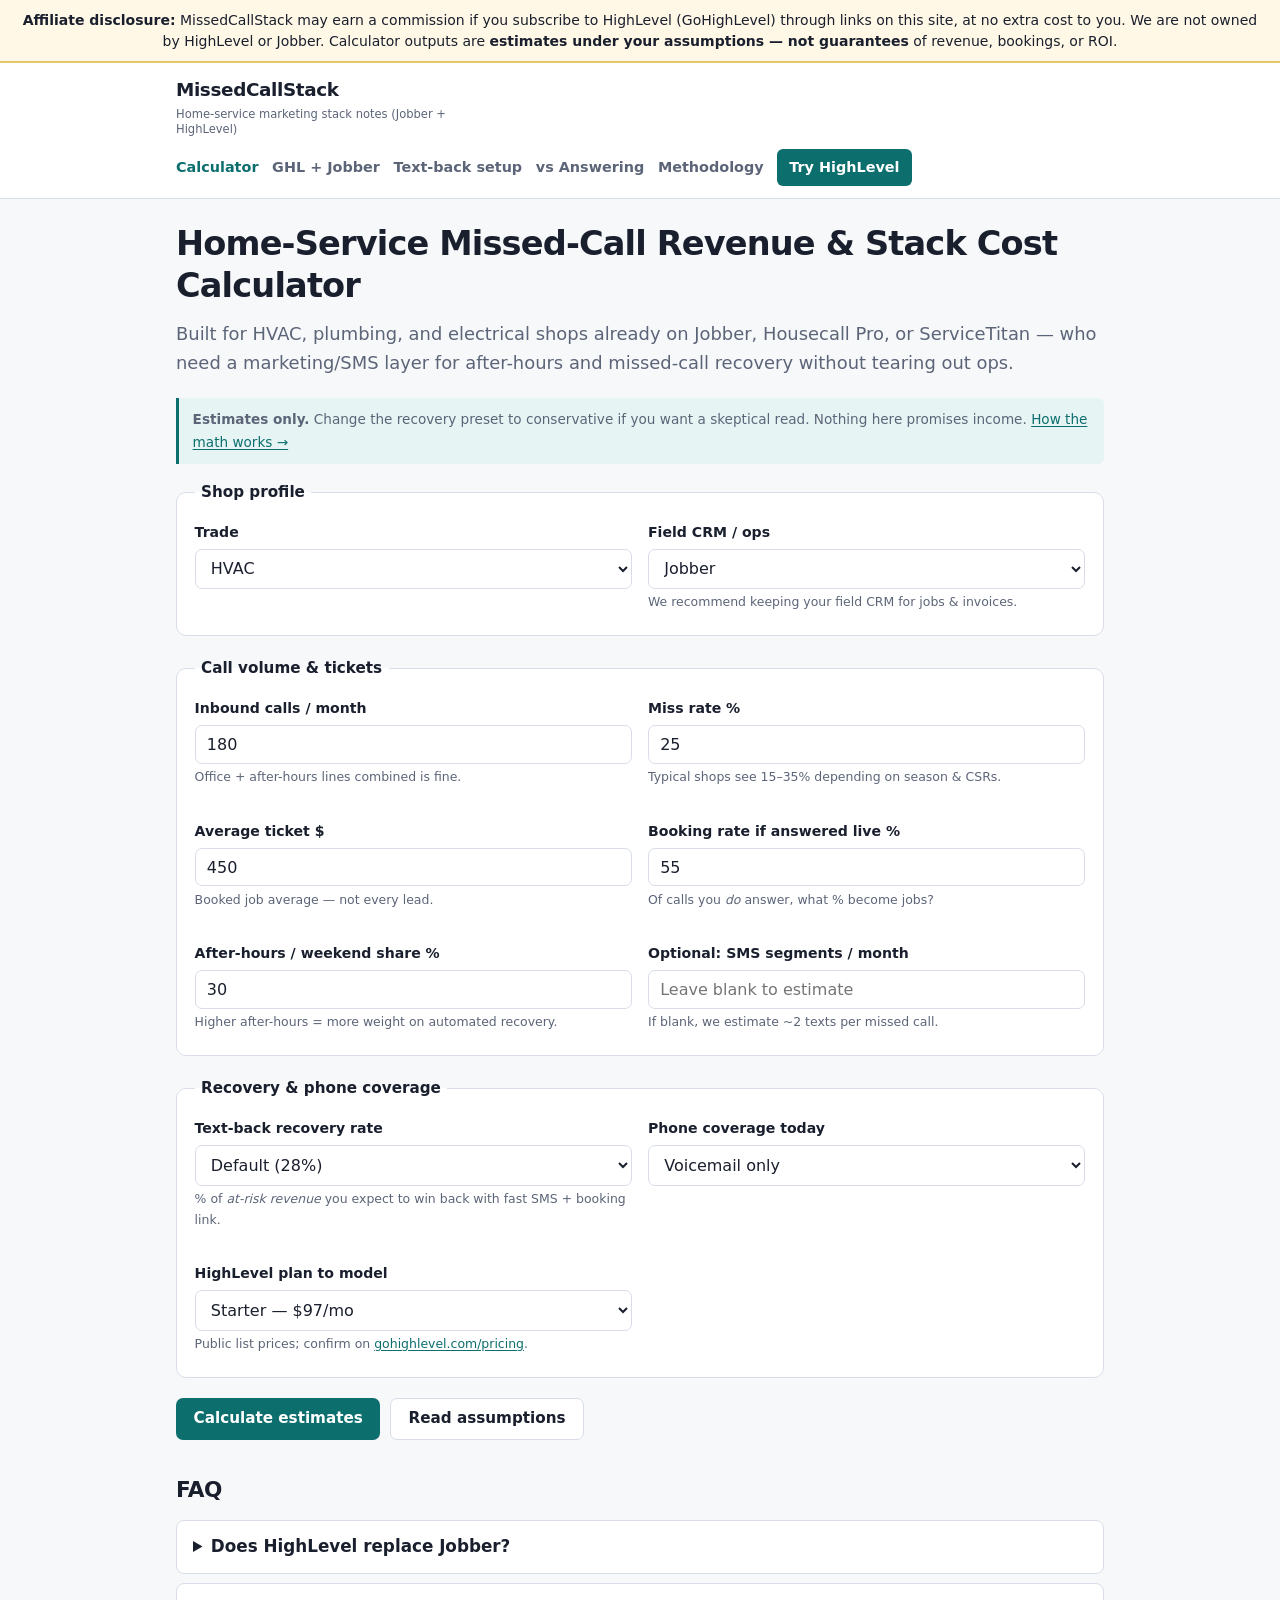
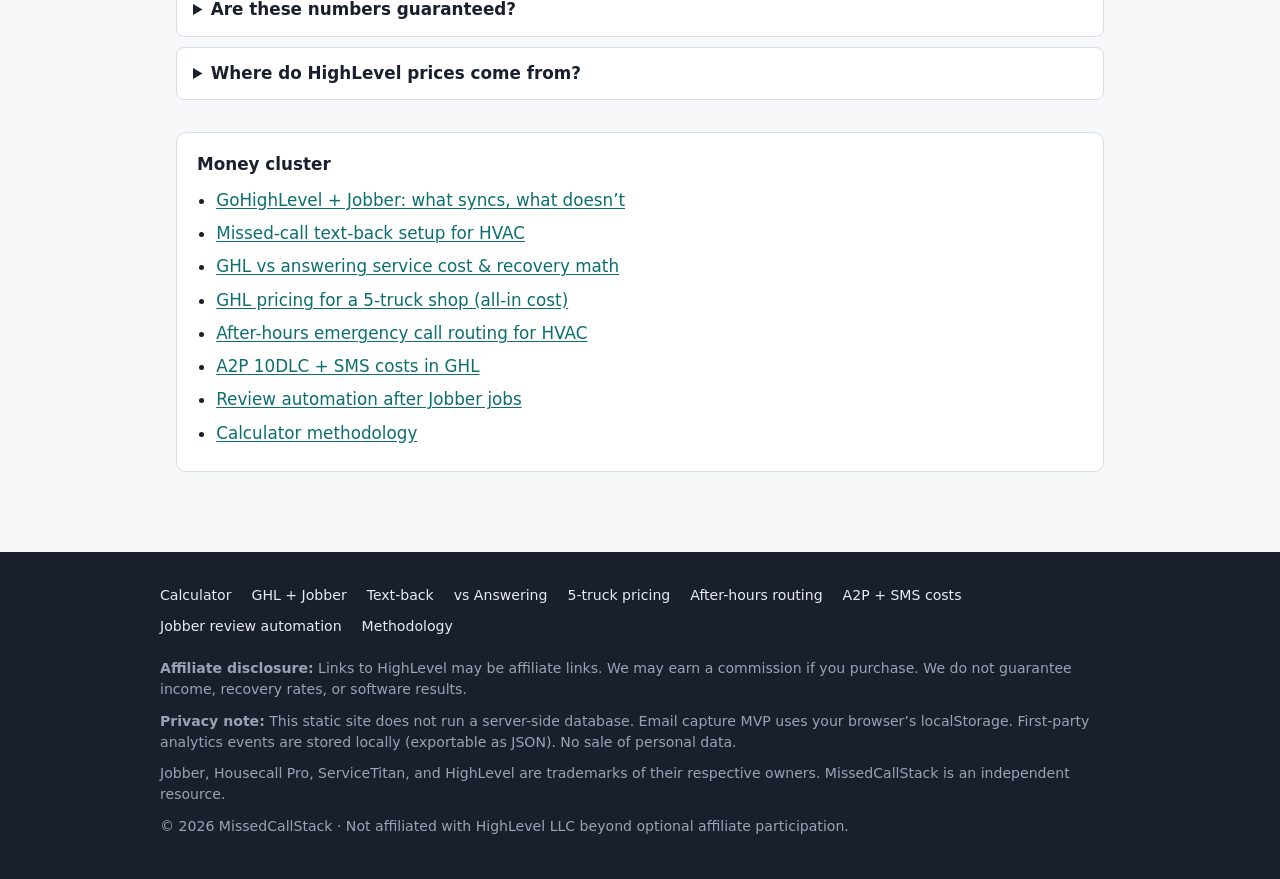
<file: index.html>
<!DOCTYPE html>
<html lang="en">
<head>
  <meta charset="utf-8">
  <meta name="viewport" content="width=device-width, initial-scale=1">
  <title>Missed-Call Revenue Calculator for HVAC, Plumbing &amp; Electrical | MissedCallStack</title>
  <meta name="description" content="Estimate revenue at risk from missed inbound calls and compare Jobber + HighLevel stack cost vs answering services. Conservative assumptions, no income guarantees.">
  <link rel="canonical" href="https://dakblizz.github.io/MissedCallStack/">
  <meta name="robots" content="index,follow">
  <meta property="og:title" content="Home-Service Missed-Call Revenue &amp; Stack Cost Calculator">
  <meta property="og:description" content="For contractors on Jobber, Housecall Pro, or ServiceTitan who need SMS and missed-call recovery without ripping out ops.">
  <meta property="og:type" content="website">
  <link rel="stylesheet" href="css/styles.css">
  <script type="application/ld+json">
  {
    "@context": "https://schema.org",
    "@type": "WebApplication",
    "name": "MissedCallStack Calculator",
    "applicationCategory": "BusinessApplication",
    "offers": { "@type": "Offer", "price": "0", "priceCurrency": "USD" },
    "description": "Estimate missed-call revenue at risk and HighLevel stack break-even for home-service contractors."
  }
  </script>
  <script type="application/ld+json">
  {
    "@context": "https://schema.org",
    "@type": "FAQPage",
    "mainEntity": [
      {
        "@type": "Question",
        "name": "Does HighLevel replace Jobber for HVAC shops?",
        "acceptedAnswer": {
          "@type": "Answer",
          "text": "No. Keep Jobber (or Housecall Pro / ServiceTitan) for field ops—dispatch, job costing, invoices, and the tech app. Use HighLevel for marketing, SMS, calendars, and missed-call text-back. Official Jobber↔HighLevel sync covers client/contact fields, not jobs or notes."
        }
      },
      {
        "@type": "Question",
        "name": "What does this calculator guarantee?",
        "acceptedAnswer": {
          "@type": "Answer",
          "text": "Nothing. All outputs are estimates based on your inputs and labeled assumptions. Recovery rates and tickets vary by market, season, and how well your team follows up."
        }
      },
      {
        "@type": "Question",
        "name": "How much is HighLevel for a single shop?",
        "acceptedAnswer": {
          "@type": "Answer",
          "text": "HighLevel publicly lists Starter at $97/month and Unlimited at $297/month, plus usage-based SMS and phone costs. Confirm current pricing on gohighlevel.com/pricing. A 14-day trial is advertised."
        }
      }
    ]
  }
  </script>
</head>
<body>
  <a class="skip-link" href="#main">Skip to content</a>

  <aside class="ftc-disclosure" role="note">
    <strong>Affiliate disclosure:</strong> MissedCallStack may earn a commission if you subscribe to HighLevel (GoHighLevel) through links on this site, at no extra cost to you. We are not owned by HighLevel or Jobber. Calculator outputs are <strong>estimates under your assumptions — not guarantees</strong> of revenue, bookings, or ROI.
  </aside>

  <header class="site-header">
    <div class="header-inner">
      <a class="brand" href="">
        <span class="brand-name">MissedCallStack</span>
        <span class="brand-tag">Home-service marketing stack notes (Jobber + HighLevel)</span>
      </a>
      <button type="button" class="nav-toggle" id="nav-toggle" aria-expanded="false" aria-controls="site-nav">Menu</button>
      <nav class="nav" id="site-nav" aria-label="Primary">
        <a href="" aria-current="page">Calculator</a>
        <a href="ghl-jobber-stack/">GHL + Jobber</a>
        <a href="missed-call-text-back/">Text-back setup</a>
        <a href="ghl-vs-answering-service/">vs Answering</a>
        <a href="methodology/">Methodology</a>
        <a class="nav-cta" data-affiliate="header" href="https://www.gohighlevel.com/">Try HighLevel</a>
      </nav>
    </div>
  </header>

  <main id="main" class="wide">
    <h1>Home-Service Missed-Call Revenue &amp; Stack Cost Calculator</h1>
    <p class="lede">Built for HVAC, plumbing, and electrical shops already on Jobber, Housecall Pro, or ServiceTitan — who need a marketing/SMS layer for after-hours and missed-call recovery without tearing out ops.</p>

    <p class="estimate-note"><strong>Estimates only.</strong> Change the recovery preset to conservative if you want a skeptical read. Nothing here promises income. <a href="methodology/">How the math works →</a></p>

    <form id="calc-form" class="calc-form" novalidate>
      <fieldset class="fieldset">
        <legend>Shop profile</legend>
        <div class="grid-2">
          <div class="field">
            <label for="trade">Trade</label>
            <select id="trade" name="trade">
              <option value="hvac" selected>HVAC</option>
              <option value="plumbing">Plumbing</option>
              <option value="electrical">Electrical</option>
              <option value="multi">Multi-trade</option>
              <option value="other">Other home service</option>
            </select>
          </div>
          <div class="field">
            <label for="crm">Field CRM / ops</label>
            <select id="crm" name="crm">
              <option value="jobber" selected>Jobber</option>
              <option value="hcp">Housecall Pro</option>
              <option value="servicetitan">ServiceTitan</option>
              <option value="other">Other</option>
              <option value="none">None yet</option>
            </select>
            <span class="hint">We recommend keeping your field CRM for jobs &amp; invoices.</span>
          </div>
        </div>
      </fieldset>

      <fieldset class="fieldset">
        <legend>Call volume &amp; tickets</legend>
        <div class="grid-2">
          <div class="field">
            <label for="calls">Inbound calls / month</label>
            <input type="number" id="calls" name="calls" min="0" max="100000" step="1" value="180" required>
            <span class="hint">Office + after-hours lines combined is fine.</span>
          </div>
          <div class="field">
            <label for="miss-rate">Miss rate %</label>
            <input type="number" id="miss-rate" name="miss-rate" min="0" max="100" step="1" value="25" required>
            <span class="hint">Typical shops see 15–35% depending on season &amp; CSRs.</span>
          </div>
          <div class="field">
            <label for="ticket">Average ticket $</label>
            <input type="number" id="ticket" name="ticket" min="0" max="1000000" step="1" value="450" required>
            <span class="hint">Booked job average — not every lead.</span>
          </div>
          <div class="field">
            <label for="booking-live">Booking rate if answered live %</label>
            <input type="number" id="booking-live" name="booking-live" min="0" max="100" step="1" value="55" required>
            <span class="hint">Of calls you <em>do</em> answer, what % become jobs?</span>
          </div>
          <div class="field">
            <label for="after-hours">After-hours / weekend share %</label>
            <input type="number" id="after-hours" name="after-hours" min="0" max="100" step="1" value="30">
            <span class="hint">Higher after-hours = more weight on automated recovery.</span>
          </div>
          <div class="field">
            <label for="sms-vol">Optional: SMS segments / month</label>
            <input type="number" id="sms-vol" name="sms-vol" min="0" max="1000000" step="1" value="" placeholder="Leave blank to estimate">
            <span class="hint">If blank, we estimate ~2 texts per missed call.</span>
          </div>
        </div>
      </fieldset>

      <fieldset class="fieldset">
        <legend>Recovery &amp; phone coverage</legend>
        <div class="grid-2">
          <div class="field">
            <label for="recovery-mode">Text-back recovery rate</label>
            <select id="recovery-mode" name="recovery-mode">
              <option value="conservative">Conservative (15%)</option>
              <option value="default" selected>Default (28%)</option>
              <option value="optimistic">Optimistic (42%)</option>
              <option value="custom">Custom…</option>
            </select>
            <span class="hint">% of <em>at-risk revenue</em> you expect to win back with fast SMS + booking link.</span>
          </div>
          <div class="field" id="recovery-custom-wrap" style="display:none">
            <label for="recovery-custom">Custom recovery %</label>
            <input type="number" id="recovery-custom" name="recovery-custom" min="0" max="100" step="1" value="20">
          </div>
          <div class="field">
            <label for="coverage">Phone coverage today</label>
            <select id="coverage" name="coverage">
              <option value="voicemail" selected>Voicemail only</option>
              <option value="answering">Answering service</option>
              <option value="none">Often goes unanswered</option>
            </select>
          </div>
          <div class="field" id="answering-cost-wrap" style="display:none">
            <label for="answering-cost">Answering service $ / month</label>
            <input type="number" id="answering-cost" name="answering-cost" min="0" max="50000" step="1" value="350">
          </div>
          <div class="field">
            <label for="ghl-plan">HighLevel plan to model</label>
            <select id="ghl-plan" name="ghl-plan">
              <option value="97" selected>Starter — $97/mo</option>
              <option value="297">Unlimited — $297/mo</option>
            </select>
            <span class="hint">Public list prices; confirm on <a href="https://www.gohighlevel.com/pricing/" rel="noopener noreferrer" target="_blank">gohighlevel.com/pricing</a>.</span>
          </div>
        </div>
      </fieldset>

      <div class="btn-row">
        <button type="submit" class="btn">Calculate estimates</button>
        <a class="btn btn-secondary" href="methodology/">Read assumptions</a>
      </div>
    </form>

    <section id="results" class="results" aria-live="polite">
      <h2>Your estimates</h2>
      <p id="assumptions-line" class="estimate-note"></p>

      <div class="grid-3">
        <div class="card stat">
          <div class="stat-value" id="out-at-risk-mo">—</div>
          <div class="stat-label">Est. monthly revenue at risk</div>
        </div>
        <div class="card stat">
          <div class="stat-value" id="out-recovered-mo">—</div>
          <div class="stat-label">Est. monthly recovered (text-back)</div>
        </div>
        <div class="card stat">
          <div class="stat-value" id="out-missed">—</div>
          <div class="stat-label">Missed calls modeled</div>
        </div>
      </div>

      <div class="grid-2">
        <div class="card stat">
          <div class="stat-value" id="out-at-risk-yr">—</div>
          <div class="stat-label">Est. annual revenue at risk</div>
        </div>
        <div class="card stat">
          <div class="stat-value" id="out-recovered-yr">—</div>
          <div class="stat-label">Est. annual recovered</div>
        </div>
      </div>

      <h3>Break-even jobs (plan + SMS mid-band)</h3>
      <div class="grid-2">
        <div class="card">
          <strong>$97 Starter</strong>
          <p id="out-be-97" style="font-size:1.35rem;font-weight:700;margin:0.35rem 0">—</p>
          <p class="hint" style="margin:0;color:var(--muted);font-size:0.85rem">Jobs/mo at your avg ticket to cover plan + estimated SMS.</p>
        </div>
        <div class="card">
          <strong>$297 Unlimited</strong>
          <p id="out-be-297" style="font-size:1.35rem;font-weight:700;margin:0.35rem 0">—</p>
          <p class="hint" style="margin:0;color:var(--muted);font-size:0.85rem">Same math at Unlimited list price.</p>
        </div>
      </div>
      <p><strong>SMS cost band (estimate):</strong> <span id="out-sms-band">—</span>. Carrier/A2P rates vary; HighLevel usage fees are separate from the subscription.</p>

      <div class="recommend" id="stack-rec">
        <h3>Stack recommendation</h3>
        <p><strong>Trade:</strong> <span id="rec-trade">—</span> · <strong>Keep ops in:</strong> <span id="rec-crm">—</span></p>
        <p id="rec-keep"></p>
        <p id="rec-add"></p>
        <p id="rec-plan"></p>
        <p><a href="ghl-jobber-stack/">What syncs between Jobber and HighLevel →</a></p>
      </div>

      <h3>Answering service vs HighLevel <span style="font-weight:500;font-size:0.9rem;color:var(--muted)">(labeled assumptions)</span></h3>
      <div class="table-wrap"><table class="compare-table">
        <thead>
          <tr>
            <th>Model</th>
            <th>Est. monthly cost</th>
            <th>Est. recovered revenue</th>
            <th>Est. net</th>
          </tr>
        </thead>
        <tbody>
          <tr>
            <td>Answering service</td>
            <td id="cmp-ans-cost">—</td>
            <td id="cmp-ans-rec">—</td>
            <td id="cmp-ans-net">—</td>
          </tr>
          <tr>
            <td>HighLevel + SMS (mid)</td>
            <td id="cmp-ghl-cost">—</td>
            <td id="cmp-ghl-rec">—</td>
            <td id="cmp-ghl-net">—</td>
          </tr>
        </tbody>
        <caption>
          Answering recovery assumes ~50% of the miss pool is caught live when an answering service is selected — a simplification. GHL recovery uses your text-back preset. Neither is a promise. See <a href="ghl-vs-answering-service/">full comparison notes</a>.
        </caption>
      </table></div>

      <div class="btn-row">
        <button type="button" class="btn btn-secondary" id="btn-download">Download results (.txt)</button>
        <button type="button" class="btn btn-secondary" id="btn-print">Print summary</button>
        <a class="btn" data-affiliate="calculator_results" href="https://www.gohighlevel.com/">Open HighLevel (affiliate link)</a>
      </div>

      <div class="email-capture">
        <h3>Get the 7-day missed-call SOP</h3>
        <p>Practical checklist for HVAC/plumbing shops: number routing, GHL workflow outline, Jobber handoff, and first-week QA. Free. No spam pitch deck.</p>
        <form data-email-capture="calculator_sop" novalidate>
          <div class="field">
            <label for="sop-email">Work email</label>
            <input type="email" id="sop-email" name="email" required autocomplete="email" placeholder="you@yourhvacco.com">
            <p class="form-error" role="alert"></p>
          </div>
          <button type="submit" class="btn">Save my request</button>
          <p class="form-success" role="status"></p>
          <p class="hint" style="margin-top:0.75rem;color:var(--muted);font-size:0.8rem">MVP stores your email in this browser’s localStorage only. Kit/Formspree can be wired later at $0 tiers. Use mailto fallback on success if you want a copy in your inbox.</p>
        </form>
      </div>
    </section>

    <section class="faq" aria-labelledby="faq-h">
      <h2 id="faq-h">FAQ</h2>
      <details>
        <summary>Does HighLevel replace Jobber?</summary>
        <p>No. Keep Jobber (or HCP / ServiceTitan) for field ops. Use GHL for marketing, SMS, and missed-call recovery. <a href="ghl-jobber-stack/">Integration details</a>.</p>
      </details>
      <details>
        <summary>Are these numbers guaranteed?</summary>
        <p>No. They are estimates from your inputs. Markets, seasonality, lead quality, and follow-up discipline change outcomes.</p>
      </details>
      <details>
        <summary>Where do HighLevel prices come from?</summary>
        <p>Public list prices on <a href="https://www.gohighlevel.com/pricing/" rel="noopener noreferrer" target="_blank">gohighlevel.com/pricing</a> (Starter $97, Unlimited $297 monthly as of our last check). SMS/phone are usage-based.</p>
      </details>
    </section>

    <aside class="related">
      <strong>Money cluster</strong>
      <ul>
        <li><a href="ghl-jobber-stack/">GoHighLevel + Jobber: what syncs, what doesn’t</a></li>
        <li><a href="missed-call-text-back/">Missed-call text-back setup for HVAC</a></li>
        <li><a href="ghl-vs-answering-service/">GHL vs answering service cost &amp; recovery math</a></li>
        <li><a href="ghl-pricing-5-truck/">GHL pricing for a 5-truck shop (all-in cost)</a></li>
        <li><a href="after-hours-hvac-routing/">After-hours emergency call routing for HVAC</a></li>
        <li><a href="ghl-sms-a2p-costs/">A2P 10DLC + SMS costs in GHL</a></li>
        <li><a href="jobber-review-automation/">Review automation after Jobber jobs</a></li>
        <li><a href="methodology/">Calculator methodology</a></li>
      </ul>
    </aside>
  </main>

  <footer class="site-footer">
    <div class="footer-inner">
      <nav class="footer-nav" aria-label="Footer">
        <a href="">Calculator</a>
        <a href="ghl-jobber-stack/">GHL + Jobber</a>
        <a href="missed-call-text-back/">Text-back</a>
        <a href="ghl-vs-answering-service/">vs Answering</a>
        <a href="ghl-pricing-5-truck/">5-truck pricing</a>
        <a href="after-hours-hvac-routing/">After-hours routing</a>
        <a href="ghl-sms-a2p-costs/">A2P + SMS costs</a>
        <a href="jobber-review-automation/">Jobber review automation</a>
        <a href="methodology/">Methodology</a>
      </nav>
      <div class="footer-disclosures">
        <p><strong>Affiliate disclosure:</strong> Links to HighLevel may be affiliate links. We may earn a commission if you purchase. We do not guarantee income, recovery rates, or software results.</p>
        <p><strong>Privacy note:</strong> This static site does not run a server-side database. Email capture MVP uses your browser’s localStorage. First-party analytics events are stored locally (exportable as JSON). No sale of personal data.</p>
        <p>Jobber, Housecall Pro, ServiceTitan, and HighLevel are trademarks of their respective owners. MissedCallStack is an independent resource.</p>
        <p>© <span data-year>2026</span> MissedCallStack · Not affiliated with HighLevel LLC beyond optional affiliate participation.</p>
      </div>
    </div>
  </footer>

  <script src="js/config.js"></script>
  <script src="js/analytics.js"></script>
  <script src="js/site.js"></script>
  <script src="js/calculator.js"></script>
</body>
</html>
</file>
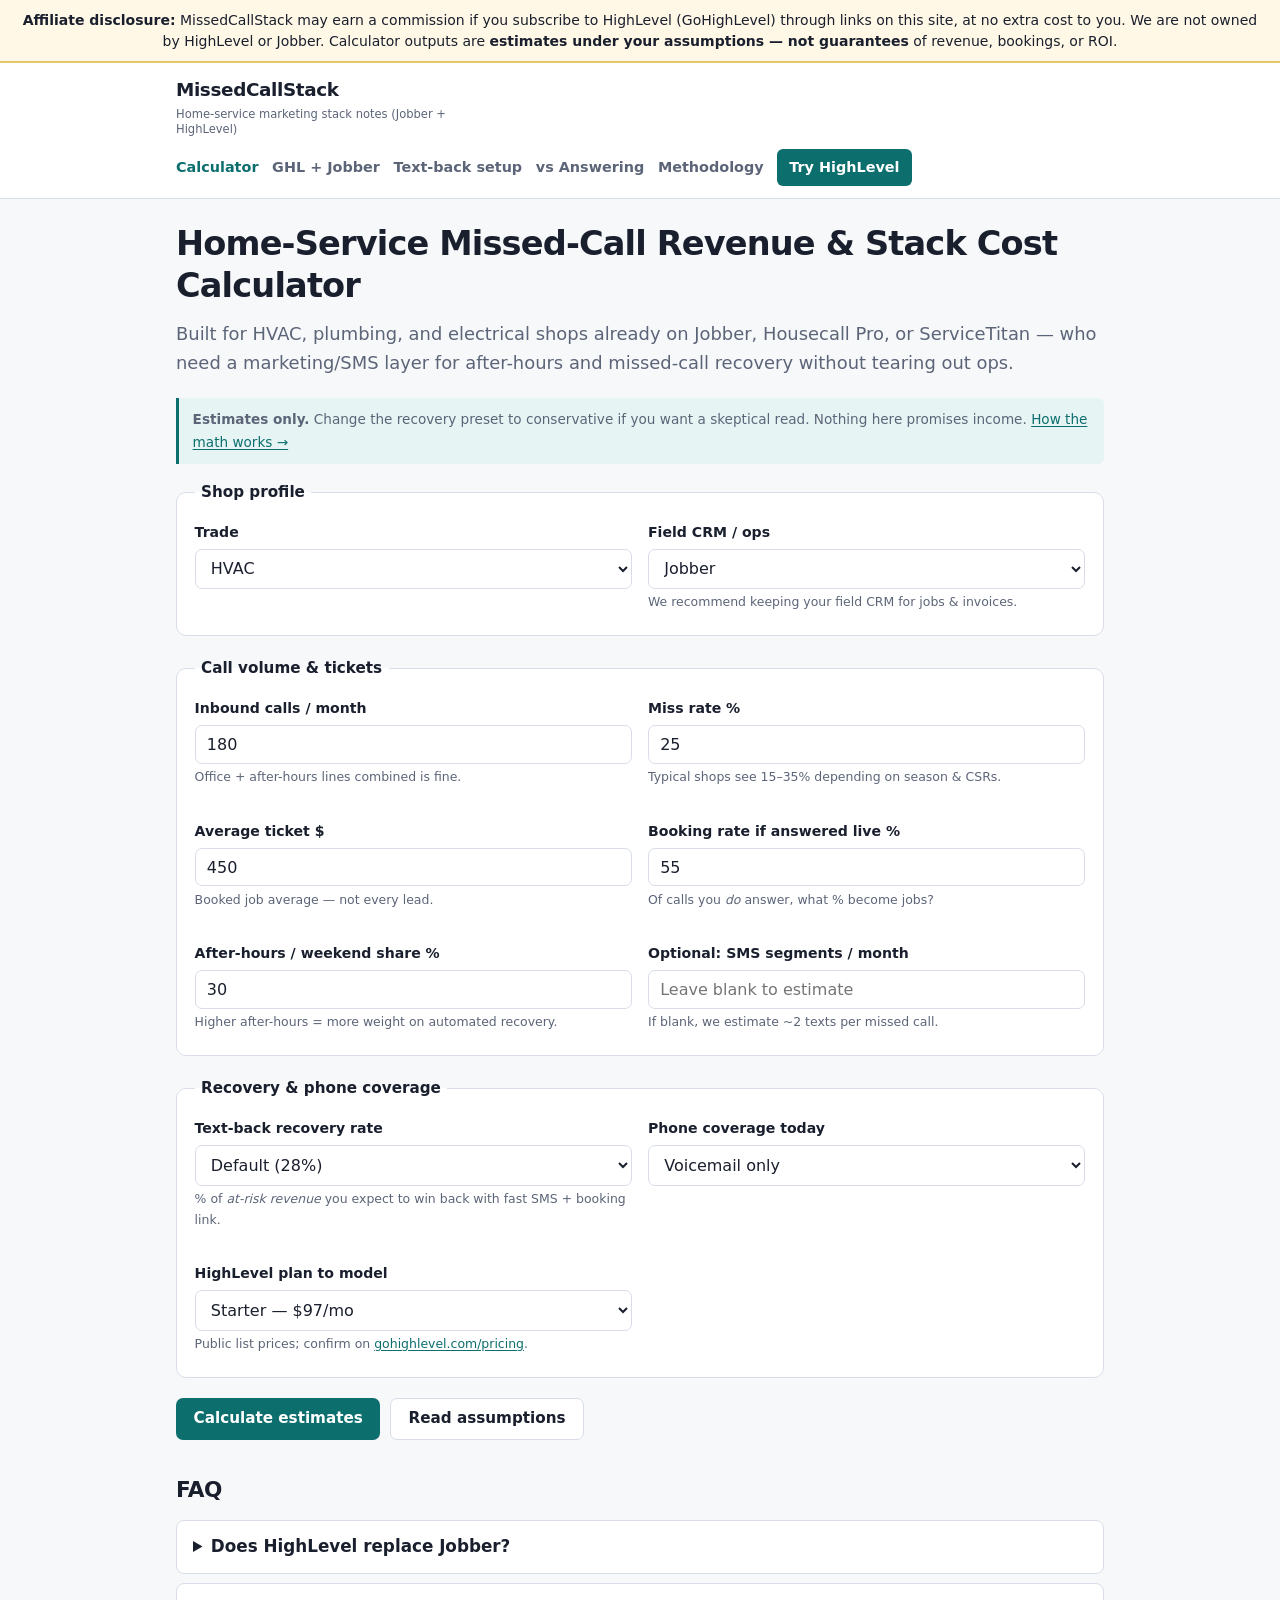
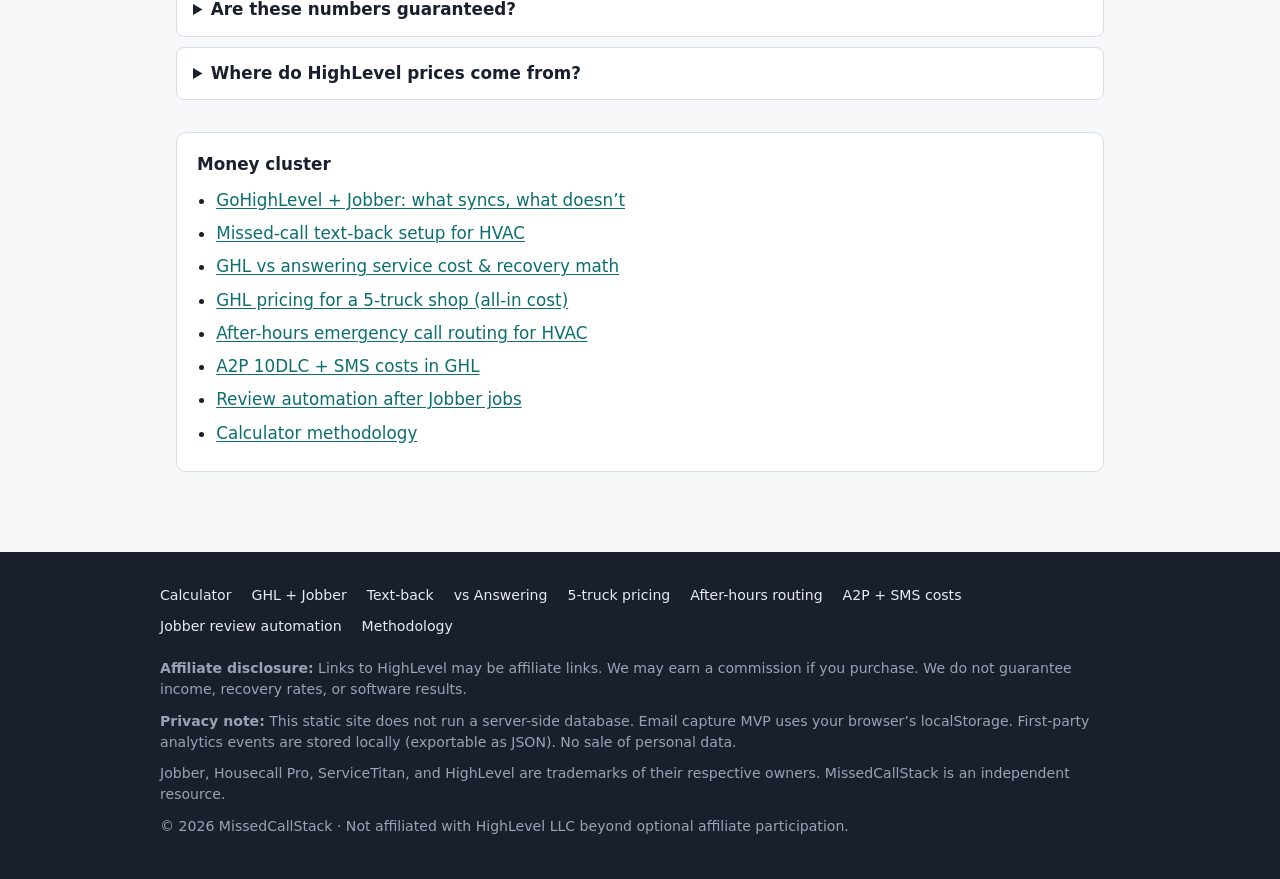
<file: calculator/index.html>
<!DOCTYPE html>
<html lang="en">
<head>
  <meta charset="utf-8">
  <meta http-equiv="refresh" content="0; url=../">
  <link rel="canonical" href="https://dakblizz.github.io/MissedCallStack/">
  <title>Redirecting to calculator…</title>
  <script>location.replace('../');</script>
</head>
<body>
  <p><a href="../">The calculator lives on the homepage</a>.</p>
</body>
</html>
</file>
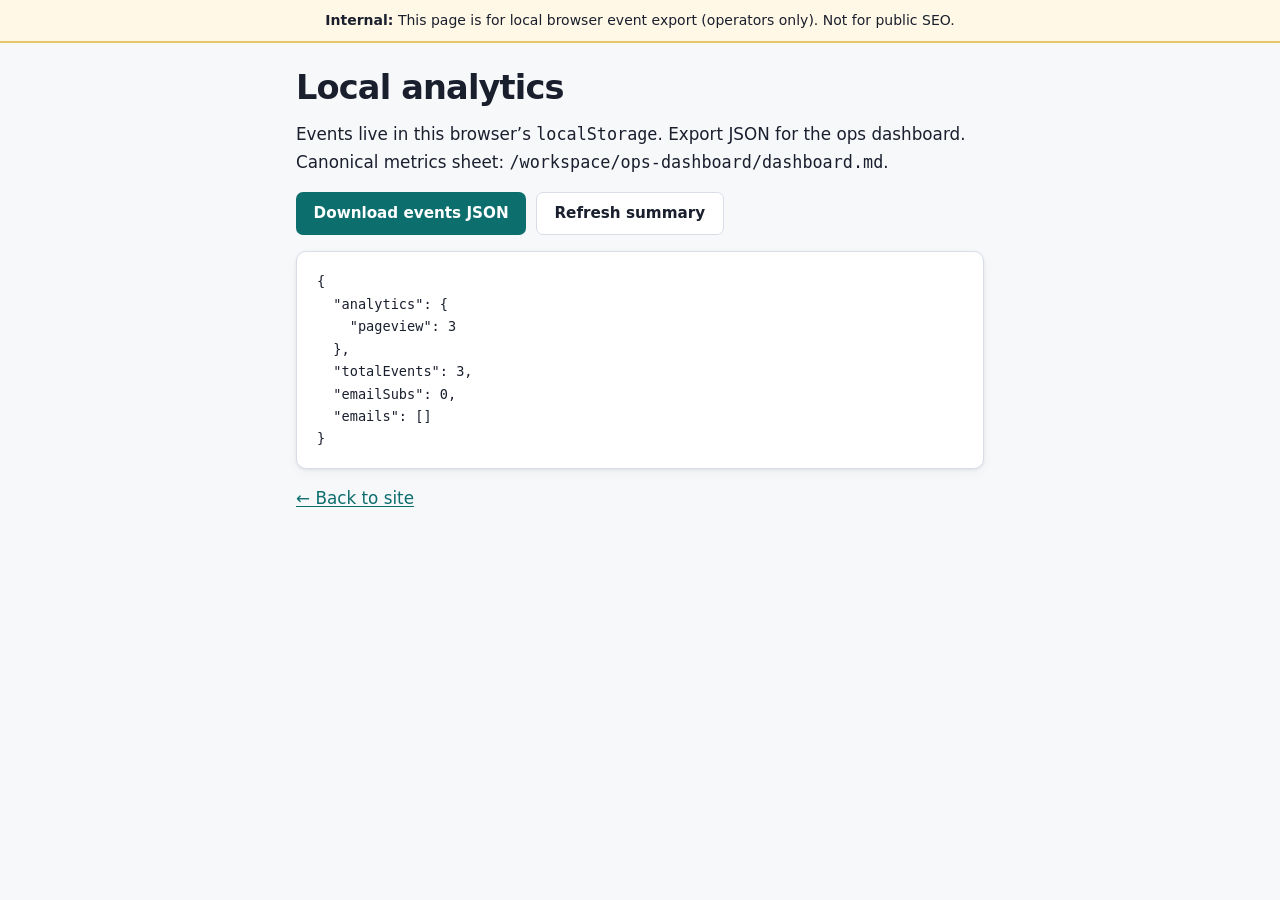
<file: dashboard/index.html>
<!DOCTYPE html>
<html lang="en">
<head>
  <meta charset="utf-8">
  <meta name="viewport" content="width=device-width, initial-scale=1">
  <meta name="robots" content="noindex,nofollow">
  <title>Local analytics export | MissedCallStack</title>
  <link rel="stylesheet" href="../css/styles.css">
</head>
<body>
  <aside class="ftc-disclosure" role="note">
    <strong>Internal:</strong> This page is for local browser event export (operators only). Not for public SEO.
  </aside>
  <main id="main">
    <h1>Local analytics</h1>
    <p>Events live in this browser’s <code>localStorage</code>. Export JSON for the ops dashboard. Canonical metrics sheet: <code>/workspace/ops-dashboard/dashboard.md</code>.</p>
    <div class="btn-row">
      <button type="button" class="btn" id="btn-export">Download events JSON</button>
      <button type="button" class="btn btn-secondary" id="btn-refresh">Refresh summary</button>
    </div>
    <pre id="summary" class="card" style="overflow:auto;font-size:0.85rem"></pre>
    <p><a href="../">← Back to site</a></p>
  </main>
  <script src="../js/config.js"></script>
  <script src="../js/analytics.js"></script>
  <script>
    function show() {
      var s = window.MCSAnalytics ? window.MCSAnalytics.summary() : { error: 'no analytics' };
      var subs = [];
      try { subs = JSON.parse(localStorage.getItem('mcs_email_subs') || '[]'); } catch (e) {}
      document.getElementById('summary').textContent = JSON.stringify({ analytics: s.counts, totalEvents: s.total, emailSubs: subs.length, emails: subs }, null, 2);
    }
    document.getElementById('btn-export').onclick = function () { MCSAnalytics.exportJSON(); };
    document.getElementById('btn-refresh').onclick = show;
    show();
  </script>
</body>
</html>
</file>
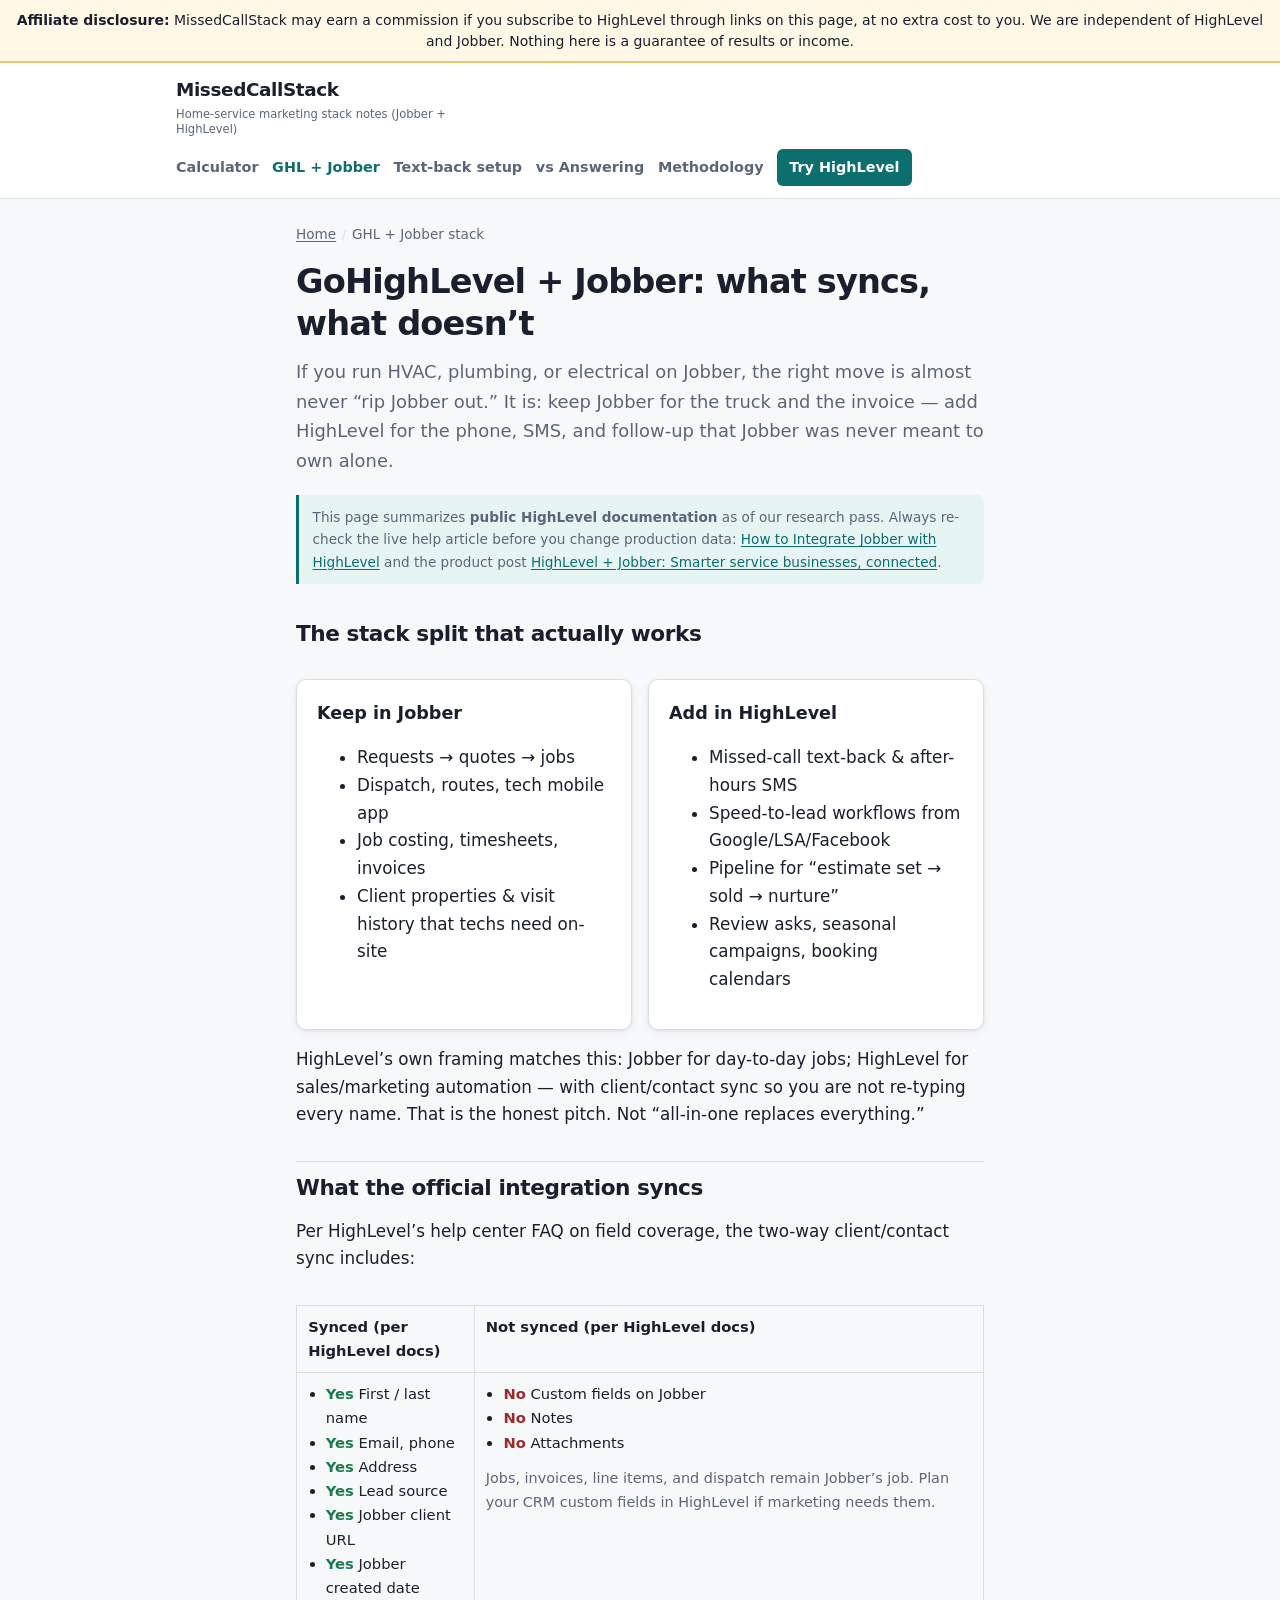
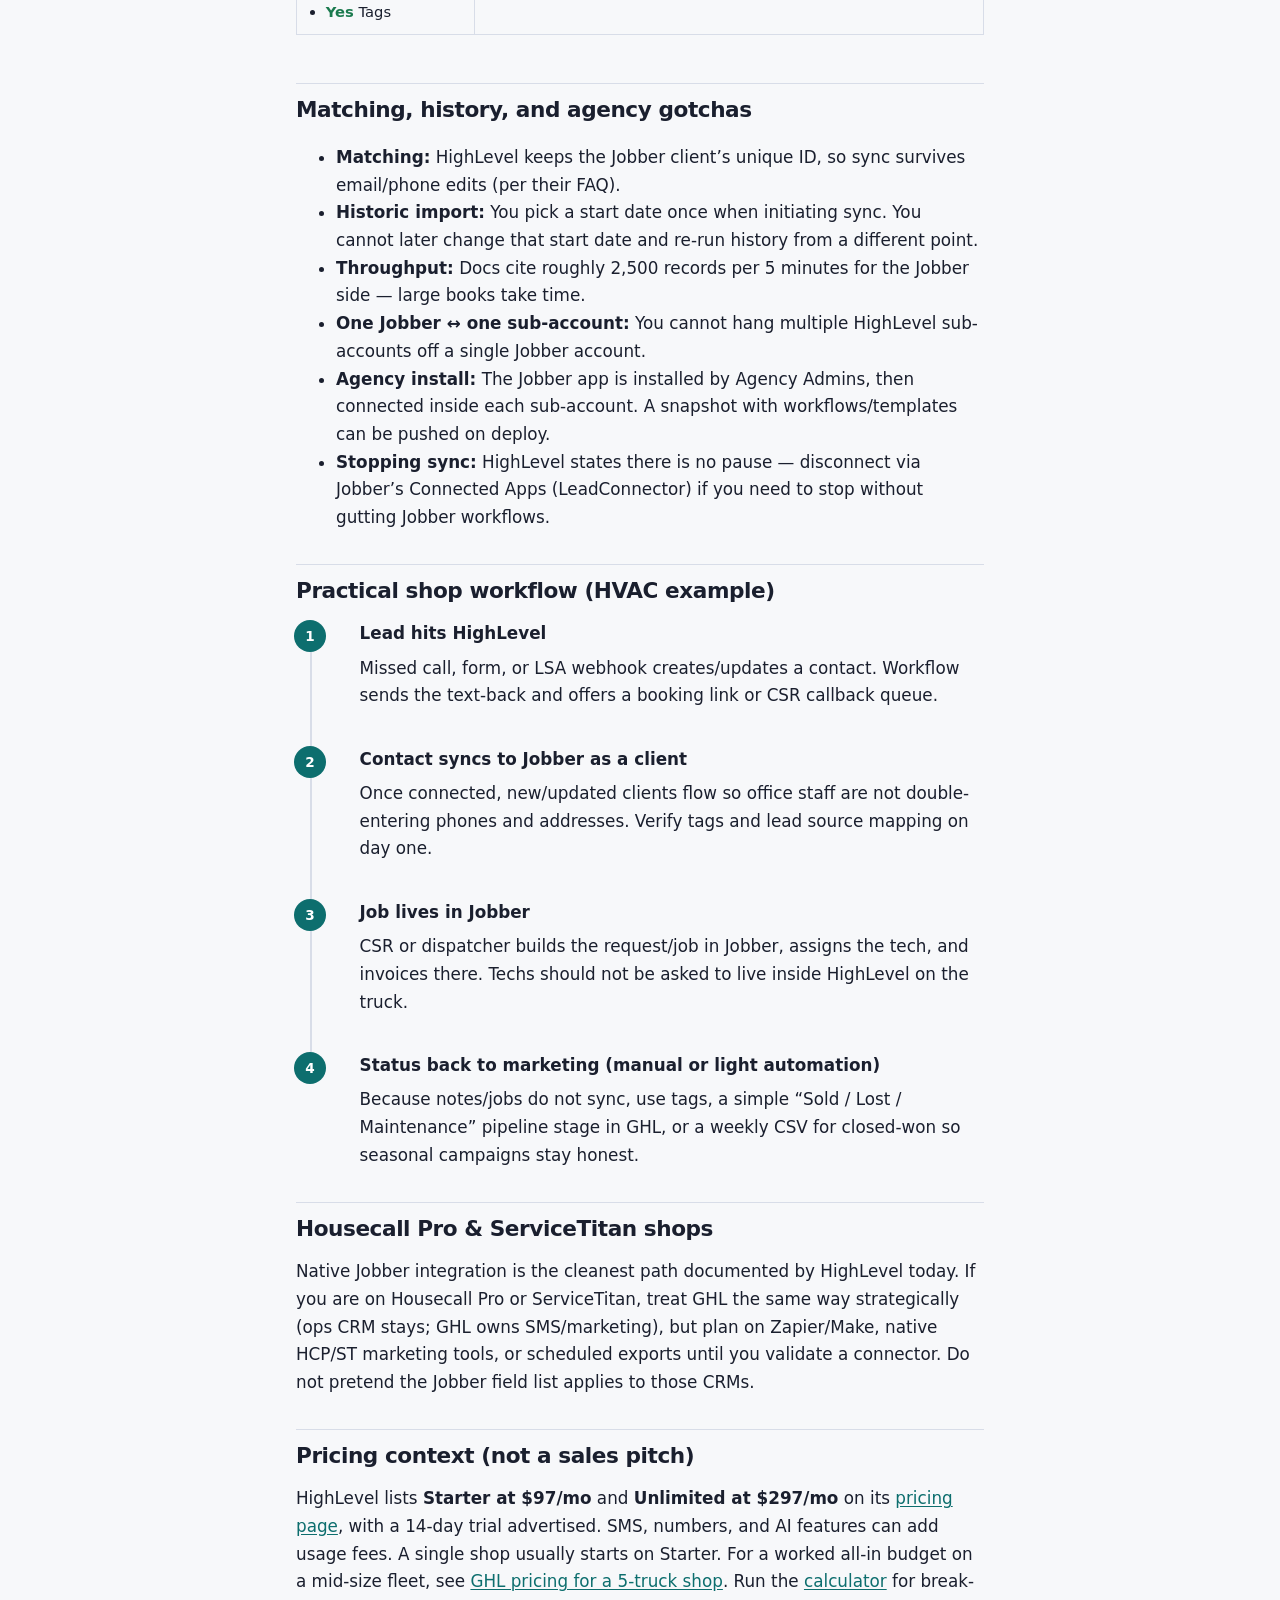
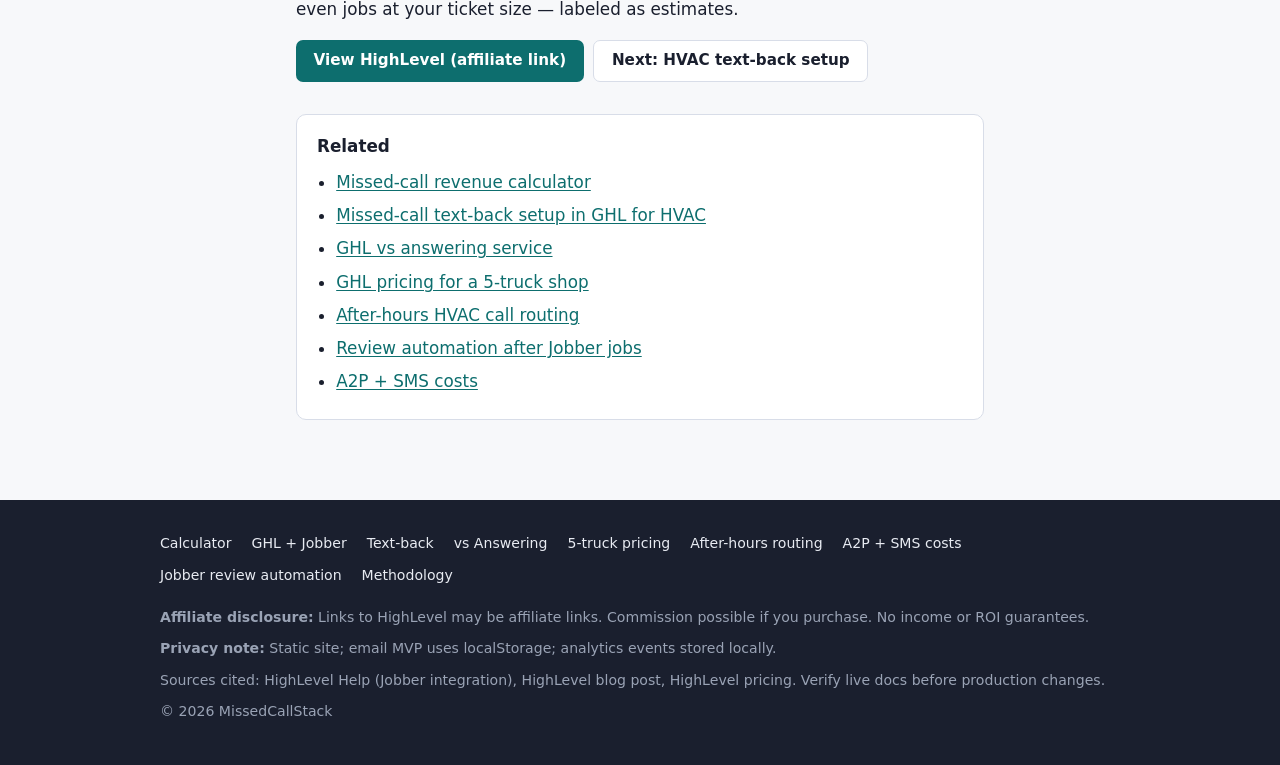
<file: ghl-jobber-stack/index.html>
<!DOCTYPE html>
<html lang="en">
<head>
  <meta charset="utf-8">
  <meta name="viewport" content="width=device-width, initial-scale=1">
  <title>GoHighLevel + Jobber Integration: What Syncs &amp; What Doesn’t | MissedCallStack</title>
  <meta name="description" content="Honest guide to the HighLevel–Jobber integration for HVAC and home-service shops: two-way client sync fields, what does not sync, setup notes, and why you keep Jobber for ops.">
  <link rel="canonical" href="https://dakblizz.github.io/MissedCallStack/ghl-jobber-stack/">
  <meta name="robots" content="index,follow">
  <link rel="stylesheet" href="../css/styles.css">
  <script type="application/ld+json">
  {
    "@context": "https://schema.org",
    "@type": "FAQPage",
    "mainEntity": [
      {
        "@type": "Question",
        "name": "What fields sync between Jobber and HighLevel?",
        "acceptedAnswer": {
          "@type": "Answer",
          "text": "Per HighLevel’s help docs: First Name, Last Name, Email, Phone Number, Address, Lead Source, Jobber Client URL, Jobber Created Date, and Tags. Matching uses the Jobber client ID."
        }
      },
      {
        "@type": "Question",
        "name": "What does not sync between Jobber and HighLevel?",
        "acceptedAnswer": {
          "@type": "Answer",
          "text": "Custom fields on Jobber, notes, and attachments are not synced. Job details, invoices, and dispatch stay in Jobber."
        }
      },
      {
        "@type": "Question",
        "name": "Can one Jobber account connect to multiple HighLevel sub-accounts?",
        "acceptedAnswer": {
          "@type": "Answer",
          "text": "No. Jobber supports one active connection — one HighLevel sub-account per Jobber account, according to HighLevel’s FAQ."
        }
      }
    ]
  }
  </script>
</head>
<body>
  <a class="skip-link" href="#main">Skip to content</a>
  <aside class="ftc-disclosure" role="note">
    <strong>Affiliate disclosure:</strong> MissedCallStack may earn a commission if you subscribe to HighLevel through links on this page, at no extra cost to you. We are independent of HighLevel and Jobber. Nothing here is a guarantee of results or income.
  </aside>
  <header class="site-header">
    <div class="header-inner">
      <a class="brand" href="../">
        <span class="brand-name">MissedCallStack</span>
        <span class="brand-tag">Home-service marketing stack notes (Jobber + HighLevel)</span>
      </a>
      <button type="button" class="nav-toggle" id="nav-toggle" aria-expanded="false" aria-controls="site-nav">Menu</button>
      <nav class="nav" id="site-nav" aria-label="Primary">
        <a href="../">Calculator</a>
        <a href="../ghl-jobber-stack/" aria-current="page">GHL + Jobber</a>
        <a href="../missed-call-text-back/">Text-back setup</a>
        <a href="../ghl-vs-answering-service/">vs Answering</a>
        <a href="../methodology/">Methodology</a>
        <a class="nav-cta" data-affiliate="header" href="https://www.gohighlevel.com/">Try HighLevel</a>
      </nav>
    </div>
  </header>

  <main id="main">
    <nav class="breadcrumb" aria-label="Breadcrumb">
      <ol>
        <li><a href="../">Home</a></li>
        <li aria-current="page">GHL + Jobber stack</li>
      </ol>
    </nav>

    <h1>GoHighLevel + Jobber: what syncs, what doesn’t</h1>
    <p class="lede">If you run HVAC, plumbing, or electrical on Jobber, the right move is almost never “rip Jobber out.” It is: keep Jobber for the truck and the invoice — add HighLevel for the phone, SMS, and follow-up that Jobber was never meant to own alone.</p>

    <p class="estimate-note">This page summarizes <strong>public HighLevel documentation</strong> as of our research pass. Always re-check the live help article before you change production data: <a href="https://help.gohighlevel.com/support/solutions/articles/155000005429-how-to-integrate-jobber-with-highlevel" rel="noopener noreferrer" target="_blank">How to Integrate Jobber with HighLevel</a> and the product post <a href="https://www.gohighlevel.com/post/highlevel-jobber-smarter-service-businesses-connected" rel="noopener noreferrer" target="_blank">HighLevel + Jobber: Smarter service businesses, connected</a>.</p>

    <h2>The stack split that actually works</h2>
    <div class="grid-2">
      <div class="card">
        <h3>Keep in Jobber</h3>
        <ul>
          <li>Requests → quotes → jobs</li>
          <li>Dispatch, routes, tech mobile app</li>
          <li>Job costing, timesheets, invoices</li>
          <li>Client properties &amp; visit history that techs need on-site</li>
        </ul>
      </div>
      <div class="card">
        <h3>Add in HighLevel</h3>
        <ul>
          <li>Missed-call text-back &amp; after-hours SMS</li>
          <li>Speed-to-lead workflows from Google/LSA/Facebook</li>
          <li>Pipeline for “estimate set → sold → nurture”</li>
          <li>Review asks, seasonal campaigns, booking calendars</li>
        </ul>
      </div>
    </div>
    <p>HighLevel’s own framing matches this: Jobber for day-to-day jobs; HighLevel for sales/marketing automation — with client/contact sync so you are not re-typing every name. That is the honest pitch. Not “all-in-one replaces everything.”</p>

    <h2>What the official integration syncs</h2>
    <p>Per HighLevel’s help center FAQ on field coverage, the two-way client/contact sync includes:</p>
    <div class="table-wrap"><table class="compare-table">
      <thead>
        <tr><th>Synced (per HighLevel docs)</th><th>Not synced (per HighLevel docs)</th></tr>
      </thead>
      <tbody>
        <tr>
          <td>
            <ul style="margin:0;padding-left:1.1rem">
              <li><span class="sync-yes">Yes</span> First / last name</li>
              <li><span class="sync-yes">Yes</span> Email, phone</li>
              <li><span class="sync-yes">Yes</span> Address</li>
              <li><span class="sync-yes">Yes</span> Lead source</li>
              <li><span class="sync-yes">Yes</span> Jobber client URL</li>
              <li><span class="sync-yes">Yes</span> Jobber created date</li>
              <li><span class="sync-yes">Yes</span> Tags</li>
            </ul>
          </td>
          <td>
            <ul style="margin:0;padding-left:1.1rem">
              <li><span class="sync-no">No</span> Custom fields on Jobber</li>
              <li><span class="sync-no">No</span> Notes</li>
              <li><span class="sync-no">No</span> Attachments</li>
            </ul>
            <p style="margin:0.75rem 0 0;font-size:0.9rem;color:var(--muted)">Jobs, invoices, line items, and dispatch remain Jobber’s job. Plan your CRM custom fields in HighLevel if marketing needs them.</p>
          </td>
        </tr>
      </tbody>
    </table></div>

    <h2>Matching, history, and agency gotchas</h2>
    <ul>
      <li><strong>Matching:</strong> HighLevel keeps the Jobber client’s unique ID, so sync survives email/phone edits (per their FAQ).</li>
      <li><strong>Historic import:</strong> You pick a start date once when initiating sync. You cannot later change that start date and re-run history from a different point.</li>
      <li><strong>Throughput:</strong> Docs cite roughly 2,500 records per 5 minutes for the Jobber side — large books take time.</li>
      <li><strong>One Jobber ↔ one sub-account:</strong> You cannot hang multiple HighLevel sub-accounts off a single Jobber account.</li>
      <li><strong>Agency install:</strong> The Jobber app is installed by Agency Admins, then connected inside each sub-account. A snapshot with workflows/templates can be pushed on deploy.</li>
      <li><strong>Stopping sync:</strong> HighLevel states there is no pause — disconnect via Jobber’s Connected Apps (LeadConnector) if you need to stop without gutting Jobber workflows.</li>
    </ul>

    <h2>Practical shop workflow (HVAC example)</h2>
    <ol class="steps">
      <li>
        <h3>Lead hits HighLevel</h3>
        <p>Missed call, form, or LSA webhook creates/updates a contact. Workflow sends the text-back and offers a booking link or CSR callback queue.</p>
      </li>
      <li>
        <h3>Contact syncs to Jobber as a client</h3>
        <p>Once connected, new/updated clients flow so office staff are not double-entering phones and addresses. Verify tags and lead source mapping on day one.</p>
      </li>
      <li>
        <h3>Job lives in Jobber</h3>
        <p>CSR or dispatcher builds the request/job in Jobber, assigns the tech, and invoices there. Techs should not be asked to live inside HighLevel on the truck.</p>
      </li>
      <li>
        <h3>Status back to marketing (manual or light automation)</h3>
        <p>Because notes/jobs do not sync, use tags, a simple “Sold / Lost / Maintenance” pipeline stage in GHL, or a weekly CSV for closed-won so seasonal campaigns stay honest.</p>
      </li>
    </ol>

    <h2>Housecall Pro &amp; ServiceTitan shops</h2>
    <p>Native Jobber integration is the cleanest path documented by HighLevel today. If you are on Housecall Pro or ServiceTitan, treat GHL the same way strategically (ops CRM stays; GHL owns SMS/marketing), but plan on Zapier/Make, native HCP/ST marketing tools, or scheduled exports until you validate a connector. Do not pretend the Jobber field list applies to those CRMs.</p>

    <h2>Pricing context (not a sales pitch)</h2>
    <p>HighLevel lists <strong>Starter at $97/mo</strong> and <strong>Unlimited at $297/mo</strong> on its <a href="https://www.gohighlevel.com/pricing/" rel="noopener noreferrer" target="_blank">pricing page</a>, with a 14-day trial advertised. SMS, numbers, and AI features can add usage fees. A single shop usually starts on Starter. For a worked all-in budget on a mid-size fleet, see <a href="../ghl-pricing-5-truck/">GHL pricing for a 5-truck shop</a>. Run the <a href="../">calculator</a> for break-even jobs at your ticket size — labeled as estimates.</p>

    <div class="btn-row">
      <a class="btn" data-affiliate="jobber_page" href="https://www.gohighlevel.com/">View HighLevel (affiliate link)</a>
      <a class="btn btn-secondary" href="../missed-call-text-back/">Next: HVAC text-back setup</a>
    </div>

    <aside class="related">
      <strong>Related</strong>
      <ul>
        <li><a href="../">Missed-call revenue calculator</a></li>
        <li><a href="../missed-call-text-back/">Missed-call text-back setup in GHL for HVAC</a></li>
        <li><a href="../ghl-vs-answering-service/">GHL vs answering service</a></li>
        <li><a href="../ghl-pricing-5-truck/">GHL pricing for a 5-truck shop</a></li>
        <li><a href="../after-hours-hvac-routing/">After-hours HVAC call routing</a></li>
        <li><a href="../jobber-review-automation/">Review automation after Jobber jobs</a></li>
        <li><a href="../ghl-sms-a2p-costs/">A2P + SMS costs</a></li>
      </ul>
    </aside>
  </main>

  <footer class="site-footer">
    <div class="footer-inner">
      <nav class="footer-nav" aria-label="Footer">
        <a href="../">Calculator</a>
        <a href="../ghl-jobber-stack/">GHL + Jobber</a>
        <a href="../missed-call-text-back/">Text-back</a>
        <a href="../ghl-vs-answering-service/">vs Answering</a>
        <a href="../ghl-pricing-5-truck/">5-truck pricing</a>
        <a href="../after-hours-hvac-routing/">After-hours routing</a>
        <a href="../ghl-sms-a2p-costs/">A2P + SMS costs</a>
        <a href="../jobber-review-automation/">Jobber review automation</a>
        <a href="../methodology/">Methodology</a>
      </nav>
      <div class="footer-disclosures">
        <p><strong>Affiliate disclosure:</strong> Links to HighLevel may be affiliate links. Commission possible if you purchase. No income or ROI guarantees.</p>
        <p><strong>Privacy note:</strong> Static site; email MVP uses localStorage; analytics events stored locally.</p>
        <p>Sources cited: HighLevel Help (Jobber integration), HighLevel blog post, HighLevel pricing. Verify live docs before production changes.</p>
        <p>© <span data-year>2026</span> MissedCallStack</p>
      </div>
    </div>
  </footer>
  <script src="../js/config.js"></script>
  <script src="../js/analytics.js"></script>
  <script src="../js/site.js"></script>
</body>
</html>
</file>
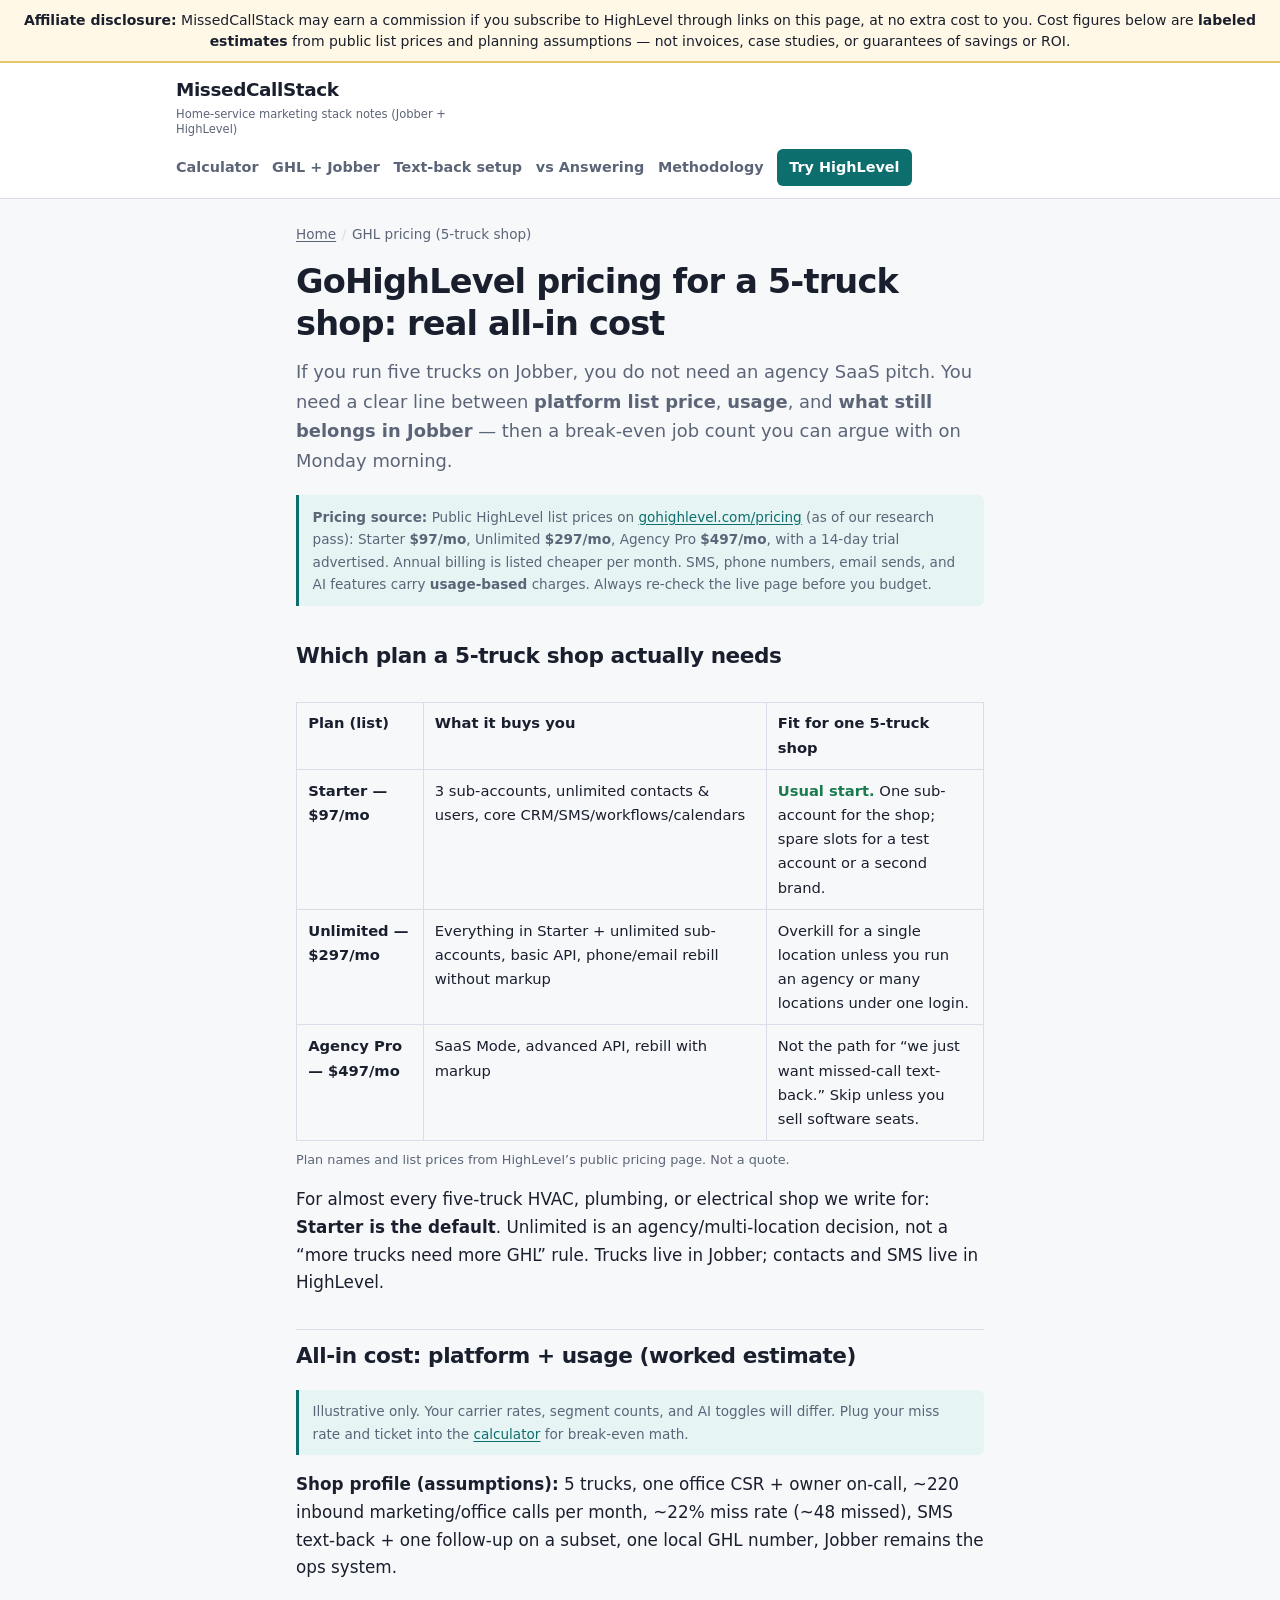
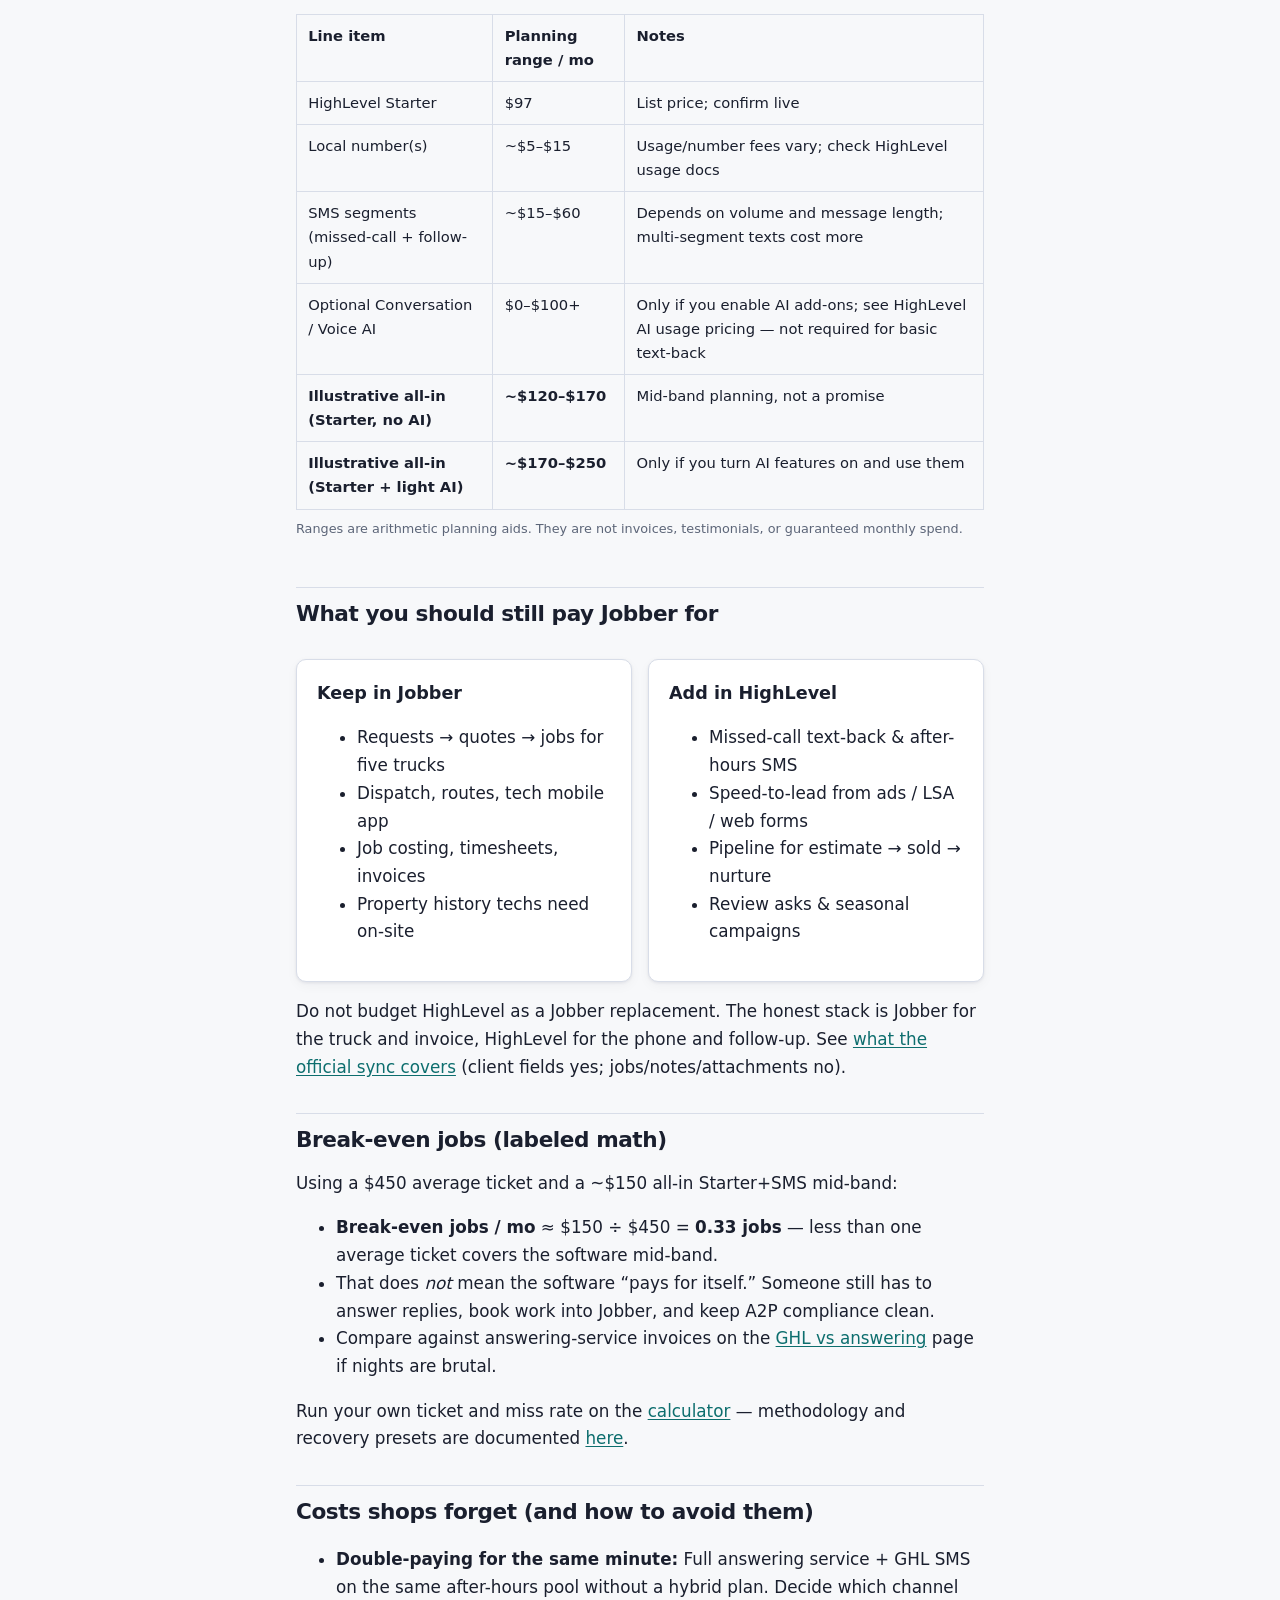
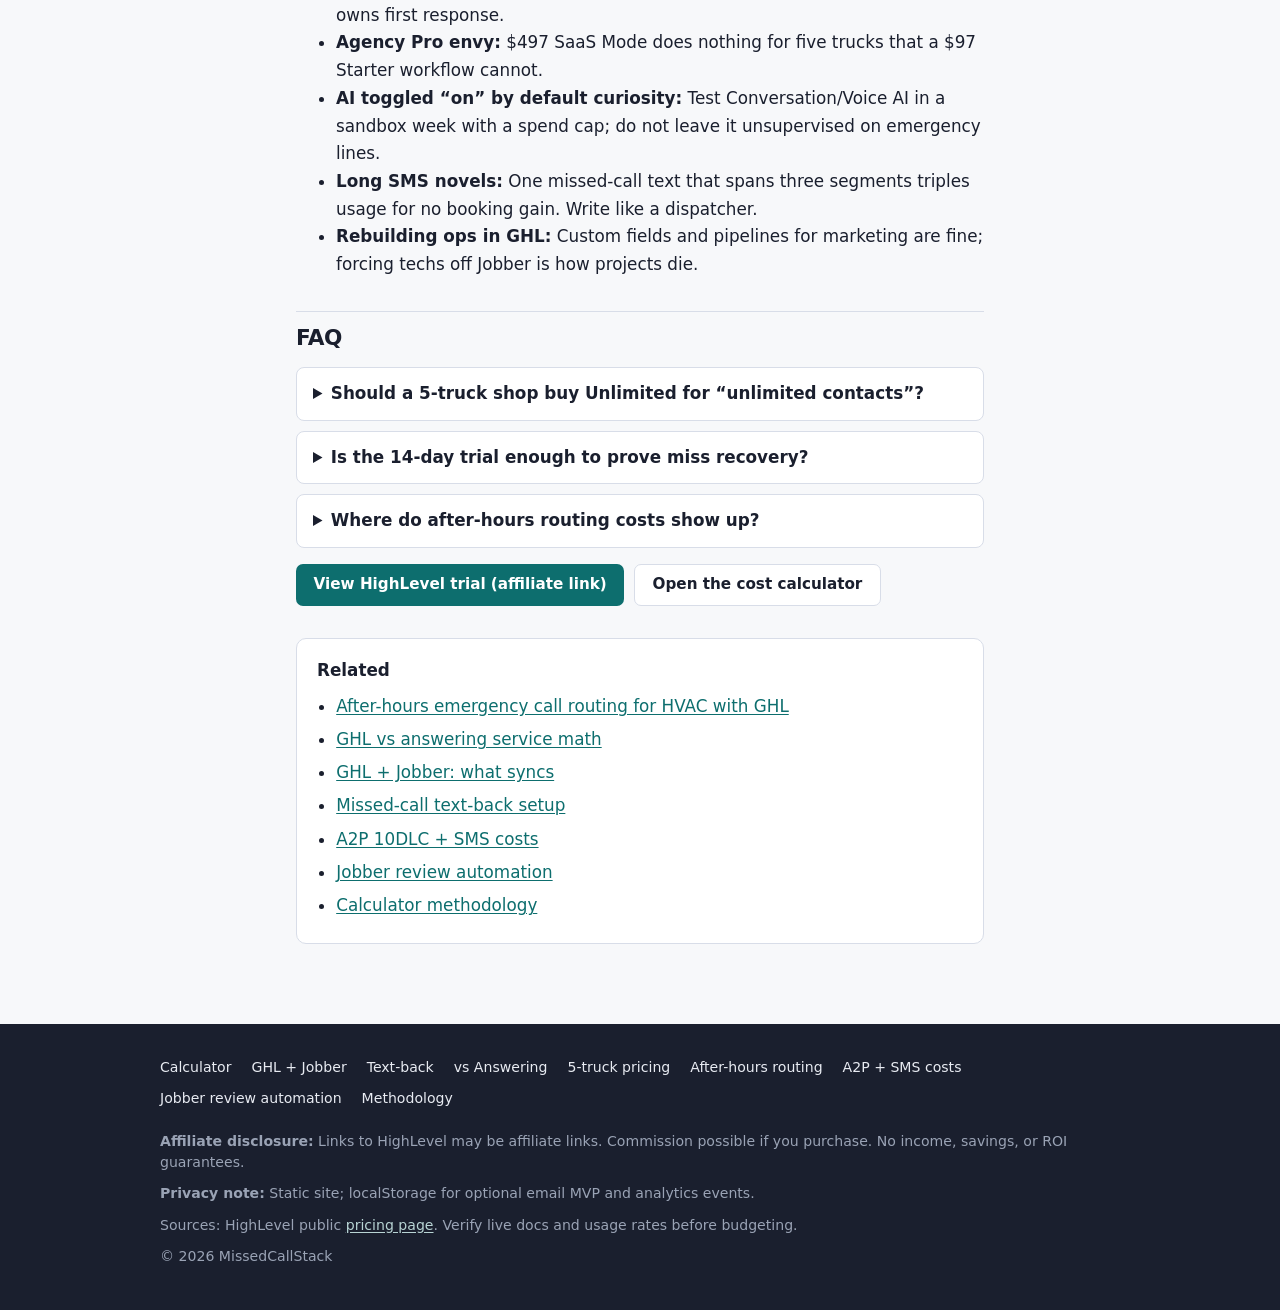
<file: ghl-pricing-5-truck/index.html>
<!DOCTYPE html>
<html lang="en">
<head>
  <meta charset="utf-8">
  <meta name="viewport" content="width=device-width, initial-scale=1">
  <title>GoHighLevel Pricing for a 5-Truck Shop: Real All-In Cost | MissedCallStack</title>
  <meta name="description" content="Honest all-in HighLevel cost estimate for a 5-truck HVAC or home-service shop: list plans, SMS/phone usage, Jobber keep-ops framing, and break-even jobs. Estimates labeled — not guarantees.">
  <link rel="canonical" href="https://dakblizz.github.io/MissedCallStack/ghl-pricing-5-truck/">
  <meta name="robots" content="index,follow">
  <link rel="stylesheet" href="../css/styles.css">
  <script type="application/ld+json">
  {
    "@context": "https://schema.org",
    "@type": "FAQPage",
    "mainEntity": [
      {
        "@type": "Question",
        "name": "How much is HighLevel for a single 5-truck shop?",
        "acceptedAnswer": {
          "@type": "Answer",
          "text": "Most single shops start on HighLevel Starter at $97/month list price (3 sub-accounts). Unlimited is $297/month. Platform price is not the all-in cost — add SMS, phone numbers, and optional AI usage. Confirm live pricing on gohighlevel.com/pricing."
        }
      },
      {
        "@type": "Question",
        "name": "Does HighLevel replace Jobber for a 5-truck shop?",
        "acceptedAnswer": {
          "@type": "Answer",
          "text": "No. Keep Jobber for dispatch, job costing, invoices, and the tech app. Use HighLevel for missed-call text-back, SMS, calendars, and marketing automation. Client/contact fields can sync; jobs and notes stay in Jobber."
        }
      },
      {
        "@type": "Question",
        "name": "What is a realistic all-in monthly HighLevel budget for five trucks?",
        "acceptedAnswer": {
          "@type": "Answer",
          "text": "An illustrative mid-band for one shop on Starter is often roughly $130–$220/month once you include the $97 plan plus local numbers and SMS segments — more if you lean on Conversation/Voice AI or run heavy campaigns. These are planning estimates only; usage varies by call volume and copy length."
        }
      }
    ]
  }
  </script>
</head>
<body>
  <a class="skip-link" href="#main">Skip to content</a>
  <aside class="ftc-disclosure" role="note">
    <strong>Affiliate disclosure:</strong> MissedCallStack may earn a commission if you subscribe to HighLevel through links on this page, at no extra cost to you. Cost figures below are <strong>labeled estimates</strong> from public list prices and planning assumptions — not invoices, case studies, or guarantees of savings or ROI.
  </aside>
  <header class="site-header">
    <div class="header-inner">
      <a class="brand" href="../">
        <span class="brand-name">MissedCallStack</span>
        <span class="brand-tag">Home-service marketing stack notes (Jobber + HighLevel)</span>
      </a>
      <button type="button" class="nav-toggle" id="nav-toggle" aria-expanded="false" aria-controls="site-nav">Menu</button>
      <nav class="nav" id="site-nav" aria-label="Primary">
        <a href="../">Calculator</a>
        <a href="../ghl-jobber-stack/">GHL + Jobber</a>
        <a href="../missed-call-text-back/">Text-back setup</a>
        <a href="../ghl-vs-answering-service/">vs Answering</a>
        <a href="../methodology/">Methodology</a>
        <a class="nav-cta" data-affiliate="header" href="https://www.gohighlevel.com/">Try HighLevel</a>
      </nav>
    </div>
  </header>

  <main id="main">
    <nav class="breadcrumb" aria-label="Breadcrumb">
      <ol>
        <li><a href="../">Home</a></li>
        <li aria-current="page">GHL pricing (5-truck shop)</li>
      </ol>
    </nav>

    <h1>GoHighLevel pricing for a 5-truck shop: real all-in cost</h1>
    <p class="lede">If you run five trucks on Jobber, you do not need an agency SaaS pitch. You need a clear line between <strong>platform list price</strong>, <strong>usage</strong>, and <strong>what still belongs in Jobber</strong> — then a break-even job count you can argue with on Monday morning.</p>

    <p class="estimate-note"><strong>Pricing source:</strong> Public HighLevel list prices on <a href="https://www.gohighlevel.com/pricing/" rel="noopener noreferrer" target="_blank">gohighlevel.com/pricing</a> (as of our research pass): Starter <strong>$97/mo</strong>, Unlimited <strong>$297/mo</strong>, Agency Pro <strong>$497/mo</strong>, with a 14-day trial advertised. Annual billing is listed cheaper per month. SMS, phone numbers, email sends, and AI features carry <strong>usage-based</strong> charges. Always re-check the live page before you budget.</p>

    <h2>Which plan a 5-truck shop actually needs</h2>
    <div class="table-wrap"><table class="compare-table">
      <thead>
        <tr>
          <th>Plan (list)</th>
          <th>What it buys you</th>
          <th>Fit for one 5-truck shop</th>
        </tr>
      </thead>
      <tbody>
        <tr>
          <td><strong>Starter — $97/mo</strong></td>
          <td>3 sub-accounts, unlimited contacts &amp; users, core CRM/SMS/workflows/calendars</td>
          <td><span class="sync-yes">Usual start.</span> One sub-account for the shop; spare slots for a test account or a second brand.</td>
        </tr>
        <tr>
          <td><strong>Unlimited — $297/mo</strong></td>
          <td>Everything in Starter + unlimited sub-accounts, basic API, phone/email rebill without markup</td>
          <td>Overkill for a single location unless you run an agency or many locations under one login.</td>
        </tr>
        <tr>
          <td><strong>Agency Pro — $497/mo</strong></td>
          <td>SaaS Mode, advanced API, rebill with markup</td>
          <td>Not the path for “we just want missed-call text-back.” Skip unless you sell software seats.</td>
        </tr>
      </tbody>
      <caption>Plan names and list prices from HighLevel’s public pricing page. Not a quote.</caption>
    </table></div>
    <p>For almost every five-truck HVAC, plumbing, or electrical shop we write for: <strong>Starter is the default</strong>. Unlimited is an agency/multi-location decision, not a “more trucks need more GHL” rule. Trucks live in Jobber; contacts and SMS live in HighLevel.</p>

    <h2>All-in cost: platform + usage (worked estimate)</h2>
    <p class="estimate-note">Illustrative only. Your carrier rates, segment counts, and AI toggles will differ. Plug your miss rate and ticket into the <a href="../">calculator</a> for break-even math.</p>

    <p><strong>Shop profile (assumptions):</strong> 5 trucks, one office CSR + owner on-call, ~220 inbound marketing/office calls per month, ~22% miss rate (~48 missed), SMS text-back + one follow-up on a subset, one local GHL number, Jobber remains the ops system.</p>

    <div class="table-wrap"><table class="compare-table">
      <thead>
        <tr><th>Line item</th><th>Planning range / mo</th><th>Notes</th></tr>
      </thead>
      <tbody>
        <tr>
          <td>HighLevel Starter</td>
          <td>$97</td>
          <td>List price; confirm live</td>
        </tr>
        <tr>
          <td>Local number(s)</td>
          <td>~$5–$15</td>
          <td>Usage/number fees vary; check HighLevel usage docs</td>
        </tr>
        <tr>
          <td>SMS segments (missed-call + follow-up)</td>
          <td>~$15–$60</td>
          <td>Depends on volume and message length; multi-segment texts cost more</td>
        </tr>
        <tr>
          <td>Optional Conversation / Voice AI</td>
          <td>$0–$100+</td>
          <td>Only if you enable AI add-ons; see HighLevel AI usage pricing — not required for basic text-back</td>
        </tr>
        <tr>
          <td><strong>Illustrative all-in (Starter, no AI)</strong></td>
          <td><strong>~$120–$170</strong></td>
          <td>Mid-band planning, not a promise</td>
        </tr>
        <tr>
          <td><strong>Illustrative all-in (Starter + light AI)</strong></td>
          <td><strong>~$170–$250</strong></td>
          <td>Only if you turn AI features on and use them</td>
        </tr>
      </tbody>
      <caption>Ranges are arithmetic planning aids. They are not invoices, testimonials, or guaranteed monthly spend.</caption>
    </table></div>

    <h2>What you should still pay Jobber for</h2>
    <div class="grid-2">
      <div class="card">
        <h3>Keep in Jobber</h3>
        <ul>
          <li>Requests → quotes → jobs for five trucks</li>
          <li>Dispatch, routes, tech mobile app</li>
          <li>Job costing, timesheets, invoices</li>
          <li>Property history techs need on-site</li>
        </ul>
      </div>
      <div class="card">
        <h3>Add in HighLevel</h3>
        <ul>
          <li>Missed-call text-back &amp; after-hours SMS</li>
          <li>Speed-to-lead from ads / LSA / web forms</li>
          <li>Pipeline for estimate → sold → nurture</li>
          <li>Review asks &amp; seasonal campaigns</li>
        </ul>
      </div>
    </div>
    <p>Do not budget HighLevel as a Jobber replacement. The honest stack is Jobber for the truck and invoice, HighLevel for the phone and follow-up. See <a href="../ghl-jobber-stack/">what the official sync covers</a> (client fields yes; jobs/notes/attachments no).</p>

    <h2>Break-even jobs (labeled math)</h2>
    <p>Using a $450 average ticket and a ~$150 all-in Starter+SMS mid-band:</p>
    <ul>
      <li><strong>Break-even jobs / mo</strong> ≈ $150 ÷ $450 = <strong>0.33 jobs</strong> — less than one average ticket covers the software mid-band.</li>
      <li>That does <em>not</em> mean the software “pays for itself.” Someone still has to answer replies, book work into Jobber, and keep A2P compliance clean.</li>
      <li>Compare against answering-service invoices on the <a href="../ghl-vs-answering-service/">GHL vs answering</a> page if nights are brutal.</li>
    </ul>
    <p>Run your own ticket and miss rate on the <a href="../">calculator</a> — methodology and recovery presets are documented <a href="../methodology/">here</a>.</p>

    <h2>Costs shops forget (and how to avoid them)</h2>
    <ul>
      <li><strong>Double-paying for the same minute:</strong> Full answering service + GHL SMS on the same after-hours pool without a hybrid plan. Decide which channel owns first response.</li>
      <li><strong>Agency Pro envy:</strong> $497 SaaS Mode does nothing for five trucks that a $97 Starter workflow cannot.</li>
      <li><strong>AI toggled “on” by default curiosity:</strong> Test Conversation/Voice AI in a sandbox week with a spend cap; do not leave it unsupervised on emergency lines.</li>
      <li><strong>Long SMS novels:</strong> One missed-call text that spans three segments triples usage for no booking gain. Write like a dispatcher.</li>
      <li><strong>Rebuilding ops in GHL:</strong> Custom fields and pipelines for marketing are fine; forcing techs off Jobber is how projects die.</li>
    </ul>

    <h2>FAQ</h2>
    <div class="faq">
      <details>
        <summary>Should a 5-truck shop buy Unlimited for “unlimited contacts”?</summary>
        <p>No — contacts and users are unlimited on Starter too per HighLevel’s pricing FAQ. Unlimited’s headline difference is unlimited <em>sub-accounts</em> (and related agency features), which a single shop rarely needs.</p>
      </details>
      <details>
        <summary>Is the 14-day trial enough to prove miss recovery?</summary>
        <p>Enough to wire forwarding, send test SMS, and measure reply rate on real missed calls — not enough to declare seasonal ROI. Treat trial week as QA, then judge over a full billing cycle with the calculator’s conservative preset.</p>
      </details>
      <details>
        <summary>Where do after-hours routing costs show up?</summary>
        <p>Same SMS/phone usage line items. Routing logic is configuration time, not a separate HighLevel SKU. See <a href="../after-hours-hvac-routing/">after-hours HVAC routing with GHL</a>.</p>
      </details>
    </div>

    <div class="btn-row">
      <a class="btn" data-affiliate="pricing_5truck_page" href="https://www.gohighlevel.com/">View HighLevel trial (affiliate link)</a>
      <a class="btn btn-secondary" href="../">Open the cost calculator</a>
    </div>

    <aside class="related">
      <strong>Related</strong>
      <ul>
        <li><a href="../after-hours-hvac-routing/">After-hours emergency call routing for HVAC with GHL</a></li>
        <li><a href="../ghl-vs-answering-service/">GHL vs answering service math</a></li>
        <li><a href="../ghl-jobber-stack/">GHL + Jobber: what syncs</a></li>
        <li><a href="../missed-call-text-back/">Missed-call text-back setup</a></li>
        <li><a href="../ghl-sms-a2p-costs/">A2P 10DLC + SMS costs</a></li>
        <li><a href="../jobber-review-automation/">Jobber review automation</a></li>
        <li><a href="../methodology/">Calculator methodology</a></li>
      </ul>
    </aside>
  </main>

  <footer class="site-footer">
    <div class="footer-inner">
      <nav class="footer-nav" aria-label="Footer">
        <a href="../">Calculator</a>
        <a href="../ghl-jobber-stack/">GHL + Jobber</a>
        <a href="../missed-call-text-back/">Text-back</a>
        <a href="../ghl-vs-answering-service/">vs Answering</a>
        <a href="../ghl-pricing-5-truck/">5-truck pricing</a>
        <a href="../after-hours-hvac-routing/">After-hours routing</a>
        <a href="../ghl-sms-a2p-costs/">A2P + SMS costs</a>
        <a href="../jobber-review-automation/">Jobber review automation</a>
        <a href="../methodology/">Methodology</a>
      </nav>
      <div class="footer-disclosures">
        <p><strong>Affiliate disclosure:</strong> Links to HighLevel may be affiliate links. Commission possible if you purchase. No income, savings, or ROI guarantees.</p>
        <p><strong>Privacy note:</strong> Static site; localStorage for optional email MVP and analytics events.</p>
        <p>Sources: HighLevel public <a href="https://www.gohighlevel.com/pricing/" rel="noopener noreferrer" target="_blank">pricing page</a>. Verify live docs and usage rates before budgeting.</p>
        <p>© <span data-year>2026</span> MissedCallStack</p>
      </div>
    </div>
  </footer>
  <script src="../js/config.js"></script>
  <script src="../js/analytics.js"></script>
  <script src="../js/site.js"></script>
</body>
</html>
</file>
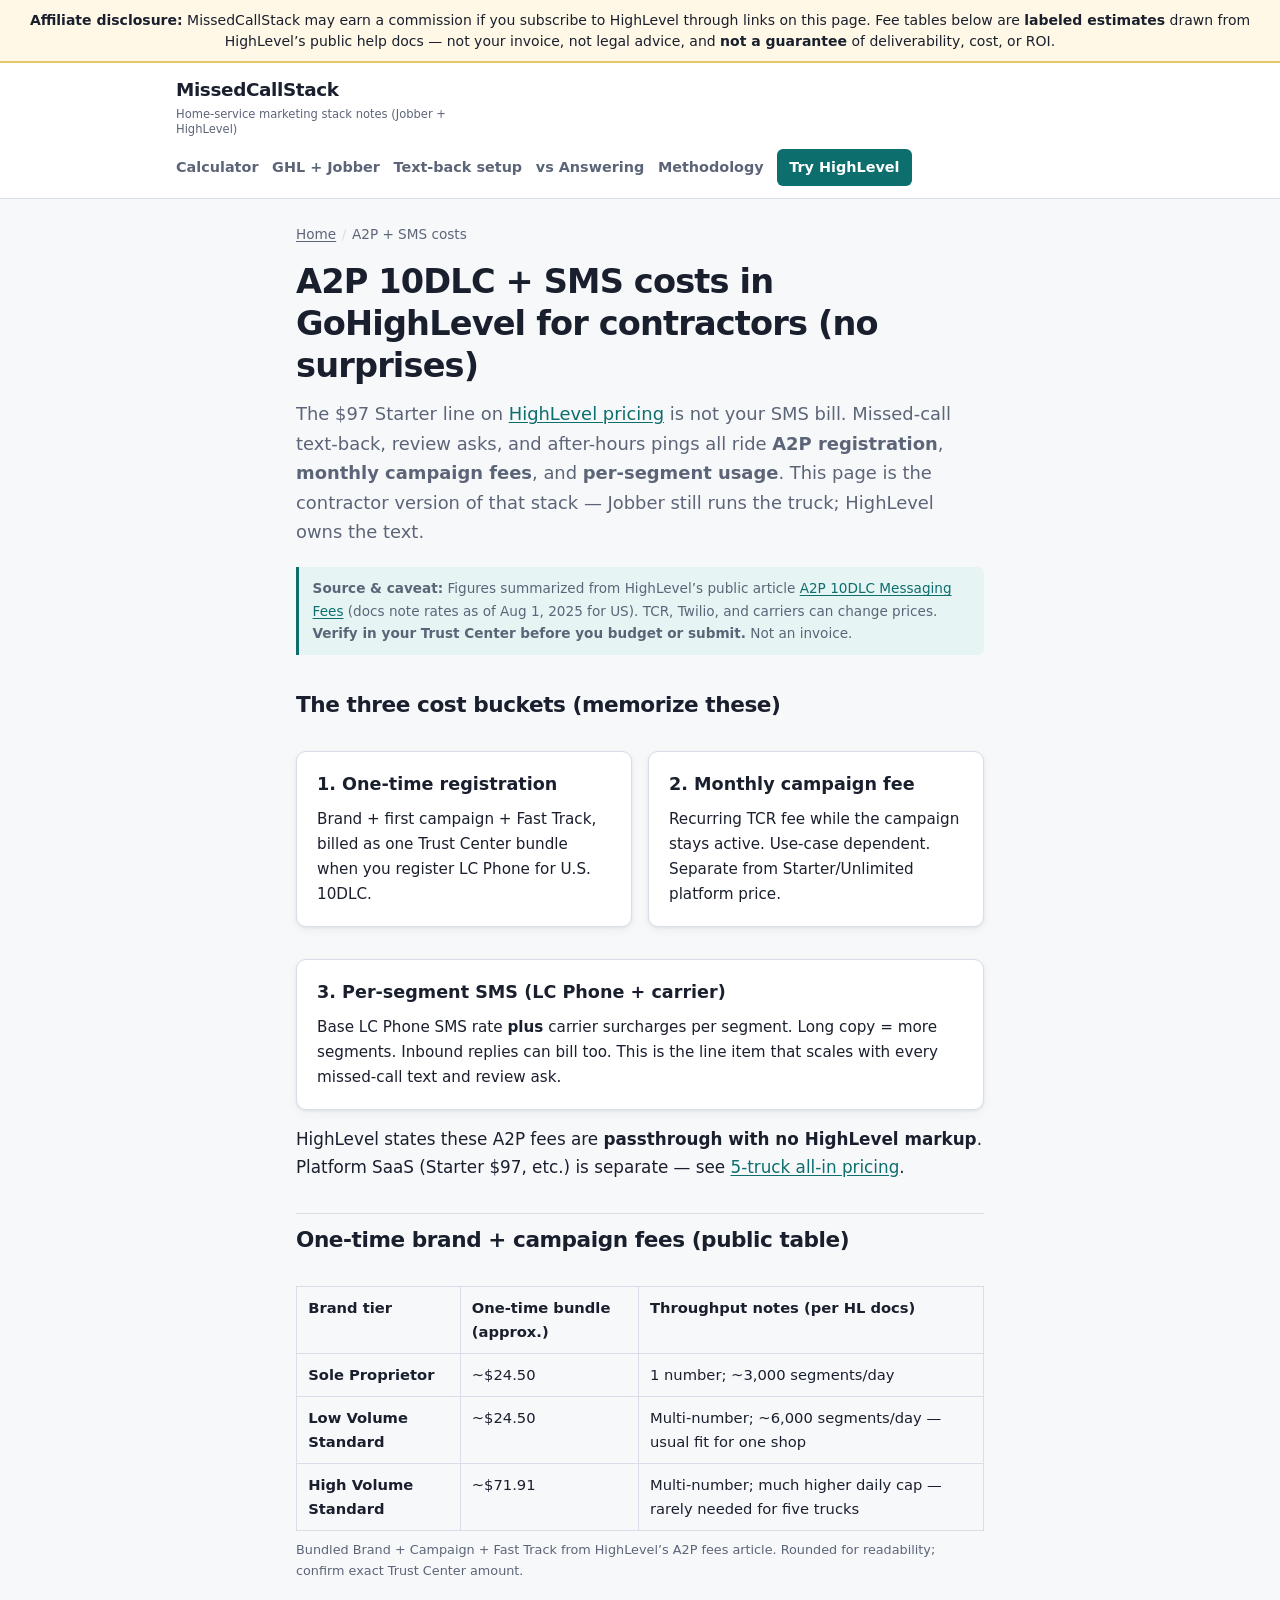
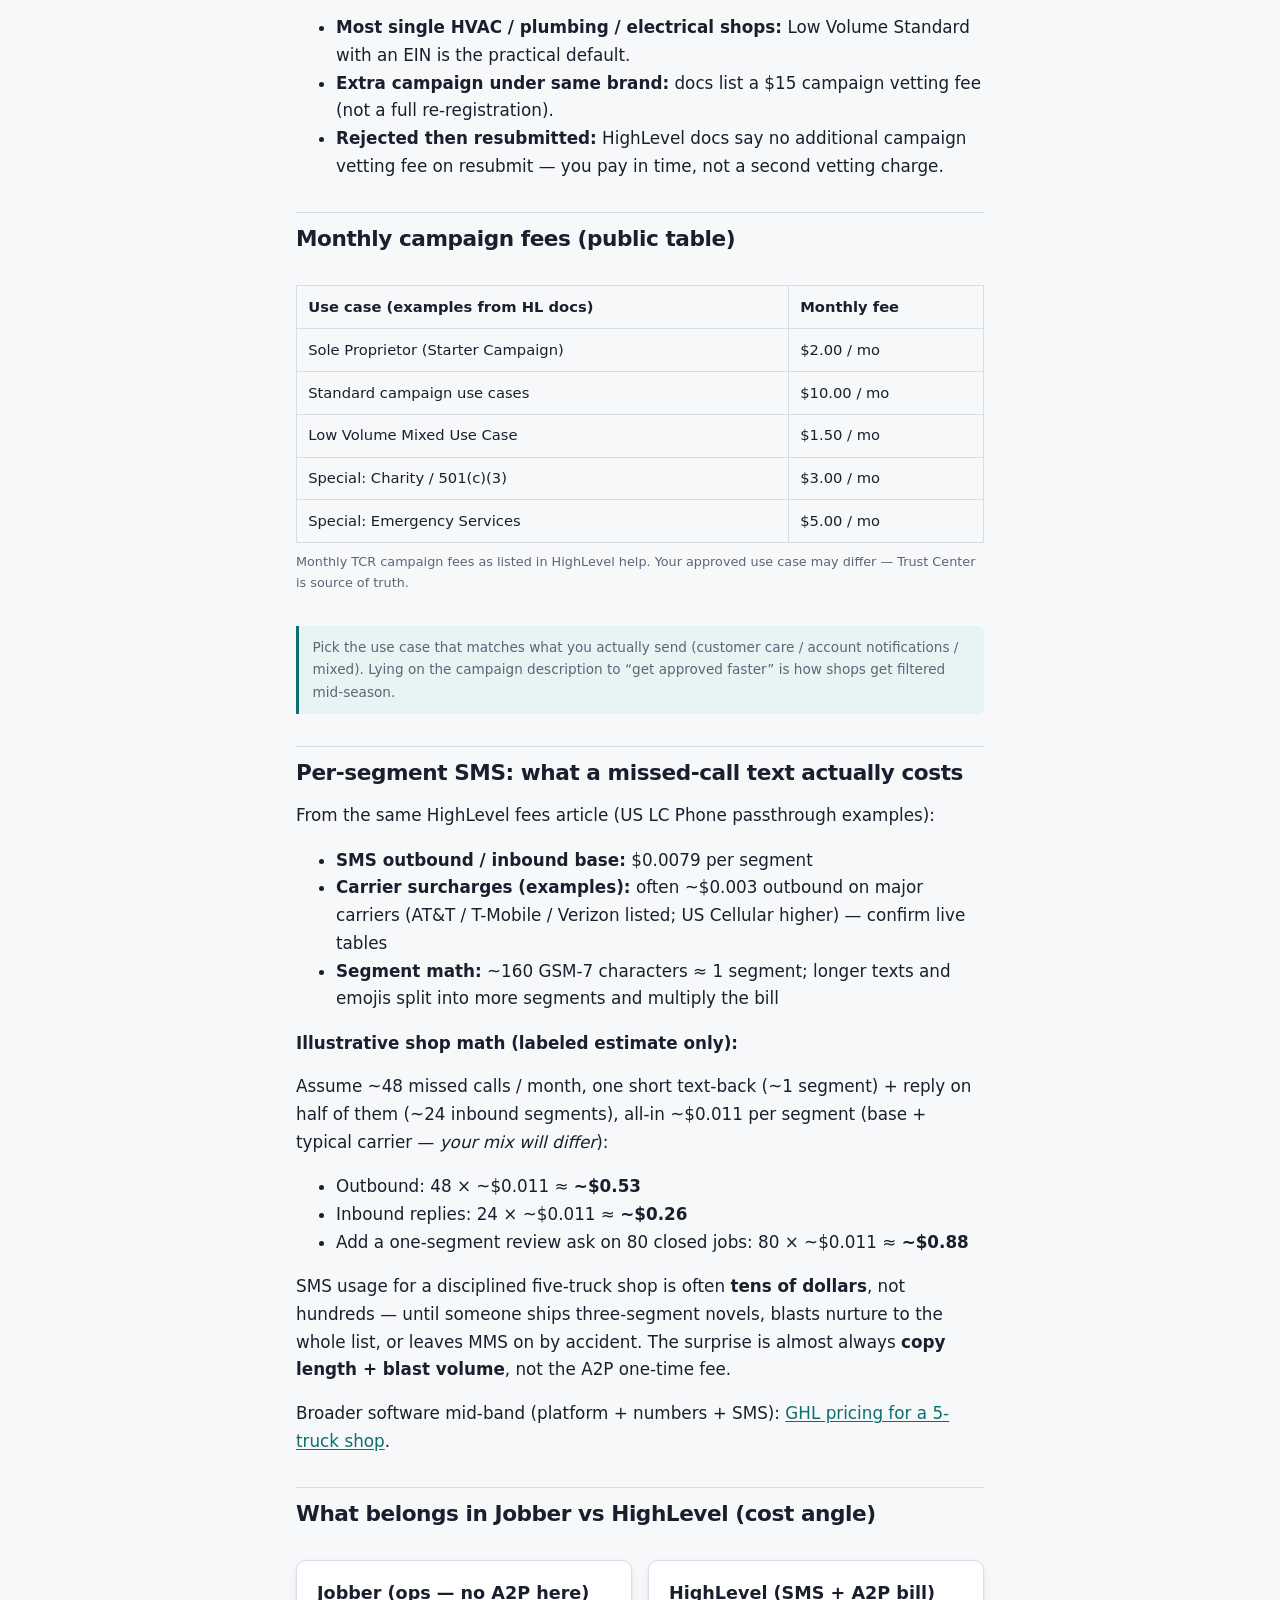
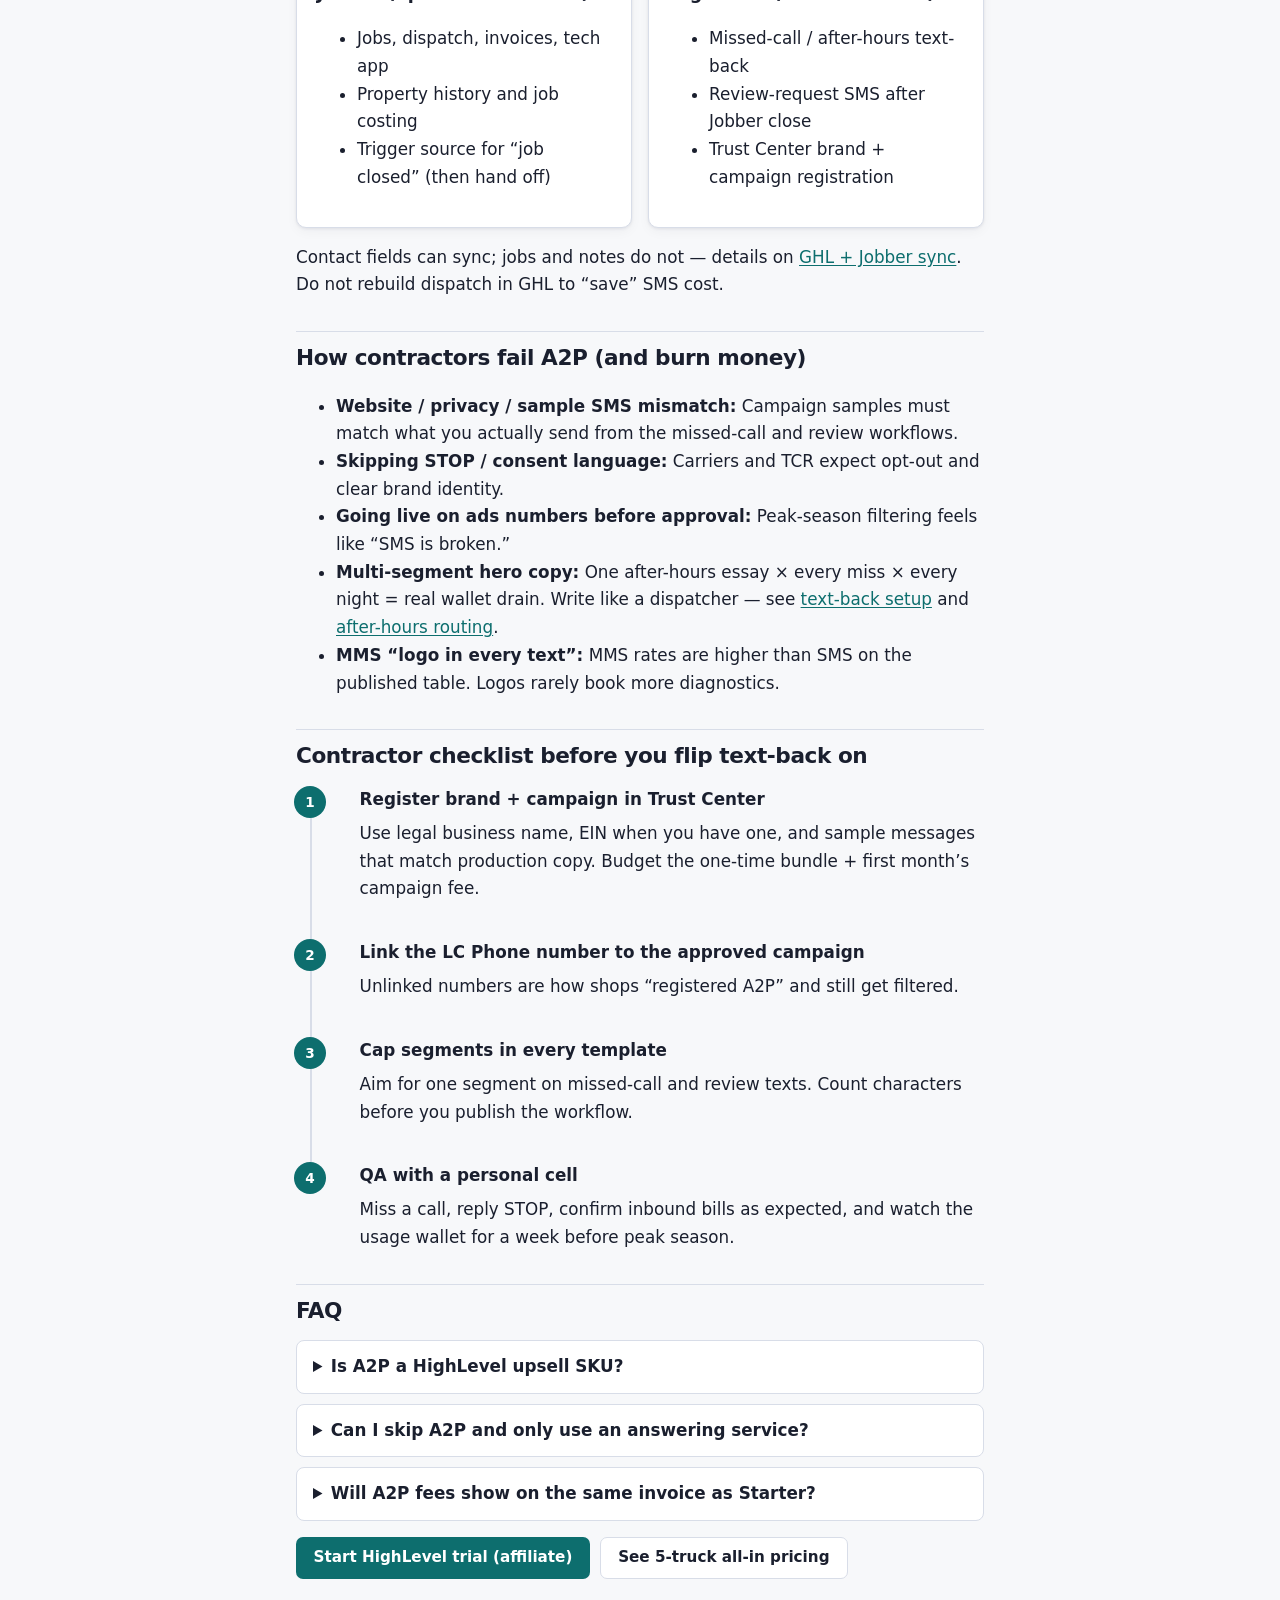
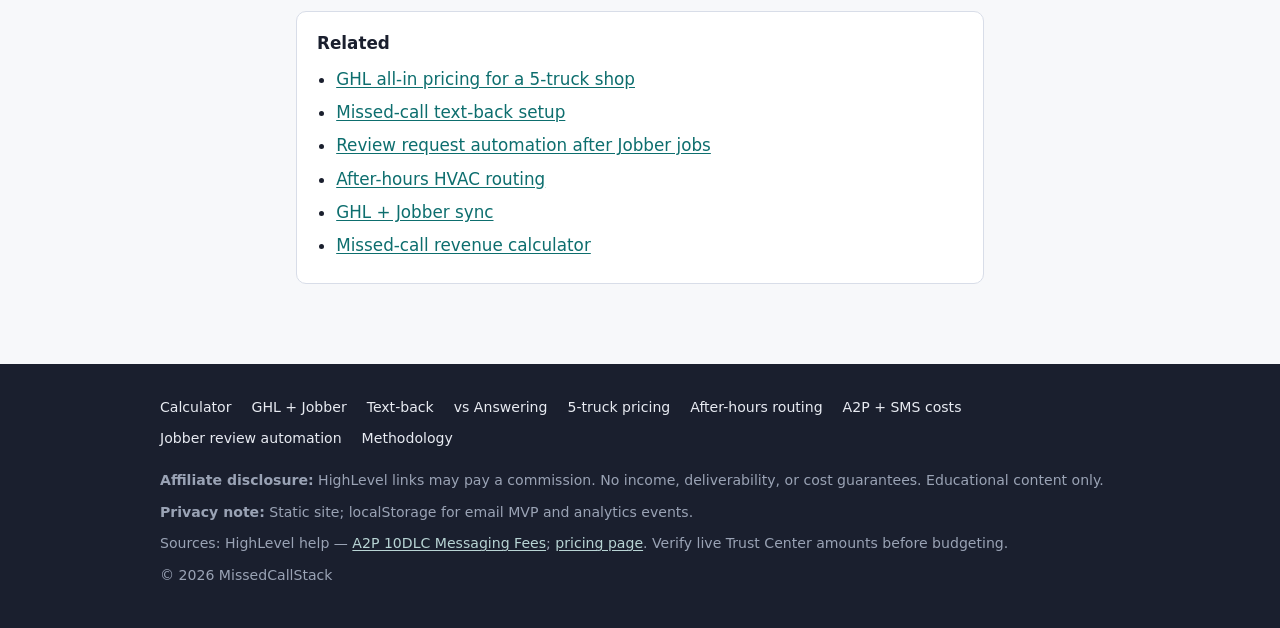
<file: ghl-sms-a2p-costs/index.html>
<!DOCTYPE html>
<html lang="en">
<head>
  <meta charset="utf-8">
  <meta name="viewport" content="width=device-width, initial-scale=1">
  <title>A2P 10DLC + SMS Costs in GoHighLevel for Contractors (No Surprises) | MissedCallStack</title>
  <meta name="description" content="Contractor-focused breakdown of HighLevel A2P 10DLC registration, monthly campaign fees, carrier surcharges, and LC Phone SMS segment costs. Labeled estimates from public HighLevel docs — not invoices or guarantees.">
  <link rel="canonical" href="https://dakblizz.github.io/MissedCallStack/ghl-sms-a2p-costs/">
  <meta name="robots" content="index,follow">
  <link rel="stylesheet" href="../css/styles.css">
  <script type="application/ld+json">
  {
    "@context": "https://schema.org",
    "@type": "FAQPage",
    "mainEntity": [
      {
        "@type": "Question",
        "name": "Does HighLevel markup A2P 10DLC fees?",
        "acceptedAnswer": {
          "@type": "Answer",
          "text": "Per HighLevel’s public help docs, A2P 10DLC fees are passthrough charges from The Campaign Registry, Twilio, and U.S. carriers with no HighLevel markup. Always verify amounts in the Trust Center before submitting."
        }
      },
      {
        "@type": "Question",
        "name": "What does A2P registration cost for a single HVAC shop on HighLevel?",
        "acceptedAnswer": {
          "@type": "Answer",
          "text": "HighLevel documents a bundled one-time brand + campaign + Fast Track fee of about $24.50 for Sole Proprietor or Low Volume Standard, or about $71.91 for High Volume Standard (figures from their A2P fees article; confirm live). Monthly campaign fees and per-segment SMS/carrier charges are separate."
        }
      },
      {
        "@type": "Question",
        "name": "Is A2P required before missed-call text-back works?",
        "acceptedAnswer": {
          "@type": "Answer",
          "text": "For reliable U.S. local-number business SMS through LC Phone, brand and campaign registration is required. Unregistered traffic can be filtered or surcharged by carriers. Finish Trust Center registration before you rely on after-hours text-back."
        }
      }
    ]
  }
  </script>
</head>
<body>
  <a class="skip-link" href="#main">Skip to content</a>
  <aside class="ftc-disclosure" role="note">
    <strong>Affiliate disclosure:</strong> MissedCallStack may earn a commission if you subscribe to HighLevel through links on this page. Fee tables below are <strong>labeled estimates</strong> drawn from HighLevel’s public help docs — not your invoice, not legal advice, and <strong>not a guarantee</strong> of deliverability, cost, or ROI.
  </aside>
  <header class="site-header">
    <div class="header-inner">
      <a class="brand" href="../">
        <span class="brand-name">MissedCallStack</span>
        <span class="brand-tag">Home-service marketing stack notes (Jobber + HighLevel)</span>
      </a>
      <button type="button" class="nav-toggle" id="nav-toggle" aria-expanded="false" aria-controls="site-nav">Menu</button>
      <nav class="nav" id="site-nav" aria-label="Primary">
        <a href="../">Calculator</a>
        <a href="../ghl-jobber-stack/">GHL + Jobber</a>
        <a href="../missed-call-text-back/">Text-back setup</a>
        <a href="../ghl-vs-answering-service/">vs Answering</a>
        <a href="../methodology/">Methodology</a>
        <a class="nav-cta" data-affiliate="header" href="https://www.gohighlevel.com/">Try HighLevel</a>
      </nav>
    </div>
  </header>

  <main id="main">
    <nav class="breadcrumb" aria-label="Breadcrumb">
      <ol>
        <li><a href="../">Home</a></li>
        <li aria-current="page">A2P + SMS costs</li>
      </ol>
    </nav>

    <h1>A2P 10DLC + SMS costs in GoHighLevel for contractors (no surprises)</h1>
    <p class="lede">The $97 Starter line on <a href="https://www.gohighlevel.com/pricing/" rel="noopener noreferrer" target="_blank">HighLevel pricing</a> is not your SMS bill. Missed-call text-back, review asks, and after-hours pings all ride <strong>A2P registration</strong>, <strong>monthly campaign fees</strong>, and <strong>per-segment usage</strong>. This page is the contractor version of that stack — Jobber still runs the truck; HighLevel owns the text.</p>

    <p class="estimate-note"><strong>Source &amp; caveat:</strong> Figures summarized from HighLevel’s public article <a href="https://help.gohighlevel.com/support/solutions/articles/155000005200-a2p-10dlc-messaging-fees-registration-monthly-and-carrier-costs" rel="noopener noreferrer" target="_blank">A2P 10DLC Messaging Fees</a> (docs note rates as of Aug 1, 2025 for US). TCR, Twilio, and carriers can change prices. <strong>Verify in your Trust Center before you budget or submit.</strong> Not an invoice.</p>

    <h2>The three cost buckets (memorize these)</h2>
    <div class="grid-2">
      <div class="card">
        <h3>1. One-time registration</h3>
        <p style="margin:0;font-size:0.95rem">Brand + first campaign + Fast Track, billed as one Trust Center bundle when you register LC Phone for U.S. 10DLC.</p>
      </div>
      <div class="card">
        <h3>2. Monthly campaign fee</h3>
        <p style="margin:0;font-size:0.95rem">Recurring TCR fee while the campaign stays active. Use-case dependent. Separate from Starter/Unlimited platform price.</p>
      </div>
    </div>
    <div class="card" style="margin-top:1rem">
      <h3 style="margin-top:0">3. Per-segment SMS (LC Phone + carrier)</h3>
      <p style="margin:0;font-size:0.95rem">Base LC Phone SMS rate <strong>plus</strong> carrier surcharges per segment. Long copy = more segments. Inbound replies can bill too. This is the line item that scales with every missed-call text and review ask.</p>
    </div>
    <p>HighLevel states these A2P fees are <strong>passthrough with no HighLevel markup</strong>. Platform SaaS (Starter $97, etc.) is separate — see <a href="../ghl-pricing-5-truck/">5-truck all-in pricing</a>.</p>

    <h2>One-time brand + campaign fees (public table)</h2>
    <div class="table-wrap"><table class="compare-table">
      <thead>
        <tr>
          <th>Brand tier</th>
          <th>One-time bundle (approx.)</th>
          <th>Throughput notes (per HL docs)</th>
        </tr>
      </thead>
      <tbody>
        <tr>
          <td><strong>Sole Proprietor</strong></td>
          <td>~$24.50</td>
          <td>1 number; ~3,000 segments/day</td>
        </tr>
        <tr>
          <td><strong>Low Volume Standard</strong></td>
          <td>~$24.50</td>
          <td>Multi-number; ~6,000 segments/day — usual fit for one shop</td>
        </tr>
        <tr>
          <td><strong>High Volume Standard</strong></td>
          <td>~$71.91</td>
          <td>Multi-number; much higher daily cap — rarely needed for five trucks</td>
        </tr>
      </tbody>
      <caption>Bundled Brand + Campaign + Fast Track from HighLevel’s A2P fees article. Rounded for readability; confirm exact Trust Center amount.</caption>
    </table></div>
    <ul>
      <li><strong>Most single HVAC / plumbing / electrical shops:</strong> Low Volume Standard with an EIN is the practical default.</li>
      <li><strong>Extra campaign under same brand:</strong> docs list a $15 campaign vetting fee (not a full re-registration).</li>
      <li><strong>Rejected then resubmitted:</strong> HighLevel docs say no additional campaign vetting fee on resubmit — you pay in time, not a second vetting charge.</li>
    </ul>

    <h2>Monthly campaign fees (public table)</h2>
    <div class="table-wrap"><table class="compare-table">
      <thead>
        <tr><th>Use case (examples from HL docs)</th><th>Monthly fee</th></tr>
      </thead>
      <tbody>
        <tr><td>Sole Proprietor (Starter Campaign)</td><td>$2.00 / mo</td></tr>
        <tr><td>Standard campaign use cases</td><td>$10.00 / mo</td></tr>
        <tr><td>Low Volume Mixed Use Case</td><td>$1.50 / mo</td></tr>
        <tr><td>Special: Charity / 501(c)(3)</td><td>$3.00 / mo</td></tr>
        <tr><td>Special: Emergency Services</td><td>$5.00 / mo</td></tr>
      </tbody>
      <caption>Monthly TCR campaign fees as listed in HighLevel help. Your approved use case may differ — Trust Center is source of truth.</caption>
    </table></div>
    <p class="estimate-note">Pick the use case that matches what you actually send (customer care / account notifications / mixed). Lying on the campaign description to “get approved faster” is how shops get filtered mid-season.</p>

    <h2>Per-segment SMS: what a missed-call text actually costs</h2>
    <p>From the same HighLevel fees article (US LC Phone passthrough examples):</p>
    <ul>
      <li><strong>SMS outbound / inbound base:</strong> $0.0079 per segment</li>
      <li><strong>Carrier surcharges (examples):</strong> often ~$0.003 outbound on major carriers (AT&amp;T / T-Mobile / Verizon listed; US Cellular higher) — confirm live tables</li>
      <li><strong>Segment math:</strong> ~160 GSM-7 characters ≈ 1 segment; longer texts and emojis split into more segments and multiply the bill</li>
    </ul>

    <p><strong>Illustrative shop math (labeled estimate only):</strong></p>
    <p>Assume ~48 missed calls / month, one short text-back (~1 segment) + reply on half of them (~24 inbound segments), all-in ~$0.011 per segment (base + typical carrier — <em>your mix will differ</em>):</p>
    <ul>
      <li>Outbound: 48 × ~$0.011 ≈ <strong>~$0.53</strong></li>
      <li>Inbound replies: 24 × ~$0.011 ≈ <strong>~$0.26</strong></li>
      <li>Add a one-segment review ask on 80 closed jobs: 80 × ~$0.011 ≈ <strong>~$0.88</strong></li>
    </ul>
    <p>SMS usage for a disciplined five-truck shop is often <strong>tens of dollars</strong>, not hundreds — until someone ships three-segment novels, blasts nurture to the whole list, or leaves MMS on by accident. The surprise is almost always <strong>copy length + blast volume</strong>, not the A2P one-time fee.</p>
    <p>Broader software mid-band (platform + numbers + SMS): <a href="../ghl-pricing-5-truck/">GHL pricing for a 5-truck shop</a>.</p>

    <h2>What belongs in Jobber vs HighLevel (cost angle)</h2>
    <div class="grid-2">
      <div class="card">
        <h3>Jobber (ops — no A2P here)</h3>
        <ul>
          <li>Jobs, dispatch, invoices, tech app</li>
          <li>Property history and job costing</li>
          <li>Trigger source for “job closed” (then hand off)</li>
        </ul>
      </div>
      <div class="card">
        <h3>HighLevel (SMS + A2P bill)</h3>
        <ul>
          <li>Missed-call / after-hours text-back</li>
          <li>Review-request SMS after Jobber close</li>
          <li>Trust Center brand + campaign registration</li>
        </ul>
      </div>
    </div>
    <p>Contact fields can sync; jobs and notes do not — details on <a href="../ghl-jobber-stack/">GHL + Jobber sync</a>. Do not rebuild dispatch in GHL to “save” SMS cost.</p>

    <h2>How contractors fail A2P (and burn money)</h2>
    <ul>
      <li><strong>Website / privacy / sample SMS mismatch:</strong> Campaign samples must match what you actually send from the missed-call and review workflows.</li>
      <li><strong>Skipping STOP / consent language:</strong> Carriers and TCR expect opt-out and clear brand identity.</li>
      <li><strong>Going live on ads numbers before approval:</strong> Peak-season filtering feels like “SMS is broken.”</li>
      <li><strong>Multi-segment hero copy:</strong> One after-hours essay × every miss × every night = real wallet drain. Write like a dispatcher — see <a href="../missed-call-text-back/">text-back setup</a> and <a href="../after-hours-hvac-routing/">after-hours routing</a>.</li>
      <li><strong>MMS “logo in every text”:</strong> MMS rates are higher than SMS on the published table. Logos rarely book more diagnostics.</li>
    </ul>

    <h2>Contractor checklist before you flip text-back on</h2>
    <ol class="steps">
      <li>
        <h3>Register brand + campaign in Trust Center</h3>
        <p>Use legal business name, EIN when you have one, and sample messages that match production copy. Budget the one-time bundle + first month’s campaign fee.</p>
      </li>
      <li>
        <h3>Link the LC Phone number to the approved campaign</h3>
        <p>Unlinked numbers are how shops “registered A2P” and still get filtered.</p>
      </li>
      <li>
        <h3>Cap segments in every template</h3>
        <p>Aim for one segment on missed-call and review texts. Count characters before you publish the workflow.</p>
      </li>
      <li>
        <h3>QA with a personal cell</h3>
        <p>Miss a call, reply STOP, confirm inbound bills as expected, and watch the usage wallet for a week before peak season.</p>
      </li>
    </ol>

    <h2>FAQ</h2>
    <div class="faq">
      <details>
        <summary>Is A2P a HighLevel upsell SKU?</summary>
        <p>No. It is industry registration for U.S. local business SMS. HighLevel documents passthrough TCR / Twilio / carrier fees. You would face similar requirements on other LC-Phone-class stacks.</p>
      </details>
      <details>
        <summary>Can I skip A2P and only use an answering service?</summary>
        <p>Yes as a business choice — but then you are back to per-minute live answer economics. Compare on <a href="../ghl-vs-answering-service/">GHL vs answering service</a>. Many shops run hybrid: live answer for true voice triage + registered GHL SMS for missed marketing calls.</p>
      </details>
      <details>
        <summary>Will A2P fees show on the same invoice as Starter?</summary>
        <p>Expect platform subscription and usage/Trust Center charges as separate line items in practice. Read your HighLevel billing / wallet screens; do not assume “$97 includes texts.”</p>
      </details>
    </div>

    <div class="btn-row">
      <a class="btn" data-affiliate="a2p_costs_page" href="https://www.gohighlevel.com/">Start HighLevel trial (affiliate)</a>
      <a class="btn btn-secondary" href="../ghl-pricing-5-truck/">See 5-truck all-in pricing</a>
    </div>

    <aside class="related">
      <strong>Related</strong>
      <ul>
        <li><a href="../ghl-pricing-5-truck/">GHL all-in pricing for a 5-truck shop</a></li>
        <li><a href="../missed-call-text-back/">Missed-call text-back setup</a></li>
        <li><a href="../jobber-review-automation/">Review request automation after Jobber jobs</a></li>
        <li><a href="../after-hours-hvac-routing/">After-hours HVAC routing</a></li>
        <li><a href="../ghl-jobber-stack/">GHL + Jobber sync</a></li>
        <li><a href="../">Missed-call revenue calculator</a></li>
      </ul>
    </aside>
  </main>

  <footer class="site-footer">
    <div class="footer-inner">
      <nav class="footer-nav" aria-label="Footer">
        <a href="../">Calculator</a>
        <a href="../ghl-jobber-stack/">GHL + Jobber</a>
        <a href="../missed-call-text-back/">Text-back</a>
        <a href="../ghl-vs-answering-service/">vs Answering</a>
        <a href="../ghl-pricing-5-truck/">5-truck pricing</a>
        <a href="../after-hours-hvac-routing/">After-hours routing</a>
        <a href="../ghl-sms-a2p-costs/">A2P + SMS costs</a>
        <a href="../jobber-review-automation/">Jobber review automation</a>
        <a href="../methodology/">Methodology</a>
      </nav>
      <div class="footer-disclosures">
        <p><strong>Affiliate disclosure:</strong> HighLevel links may pay a commission. No income, deliverability, or cost guarantees. Educational content only.</p>
        <p><strong>Privacy note:</strong> Static site; localStorage for email MVP and analytics events.</p>
        <p>Sources: HighLevel help — <a href="https://help.gohighlevel.com/support/solutions/articles/155000005200-a2p-10dlc-messaging-fees-registration-monthly-and-carrier-costs" rel="noopener noreferrer" target="_blank">A2P 10DLC Messaging Fees</a>; <a href="https://www.gohighlevel.com/pricing/" rel="noopener noreferrer" target="_blank">pricing page</a>. Verify live Trust Center amounts before budgeting.</p>
        <p>© <span data-year>2026</span> MissedCallStack</p>
      </div>
    </div>
  </footer>
  <script src="../js/config.js"></script>
  <script src="../js/analytics.js"></script>
  <script src="../js/site.js"></script>
</body>
</html>
</file>
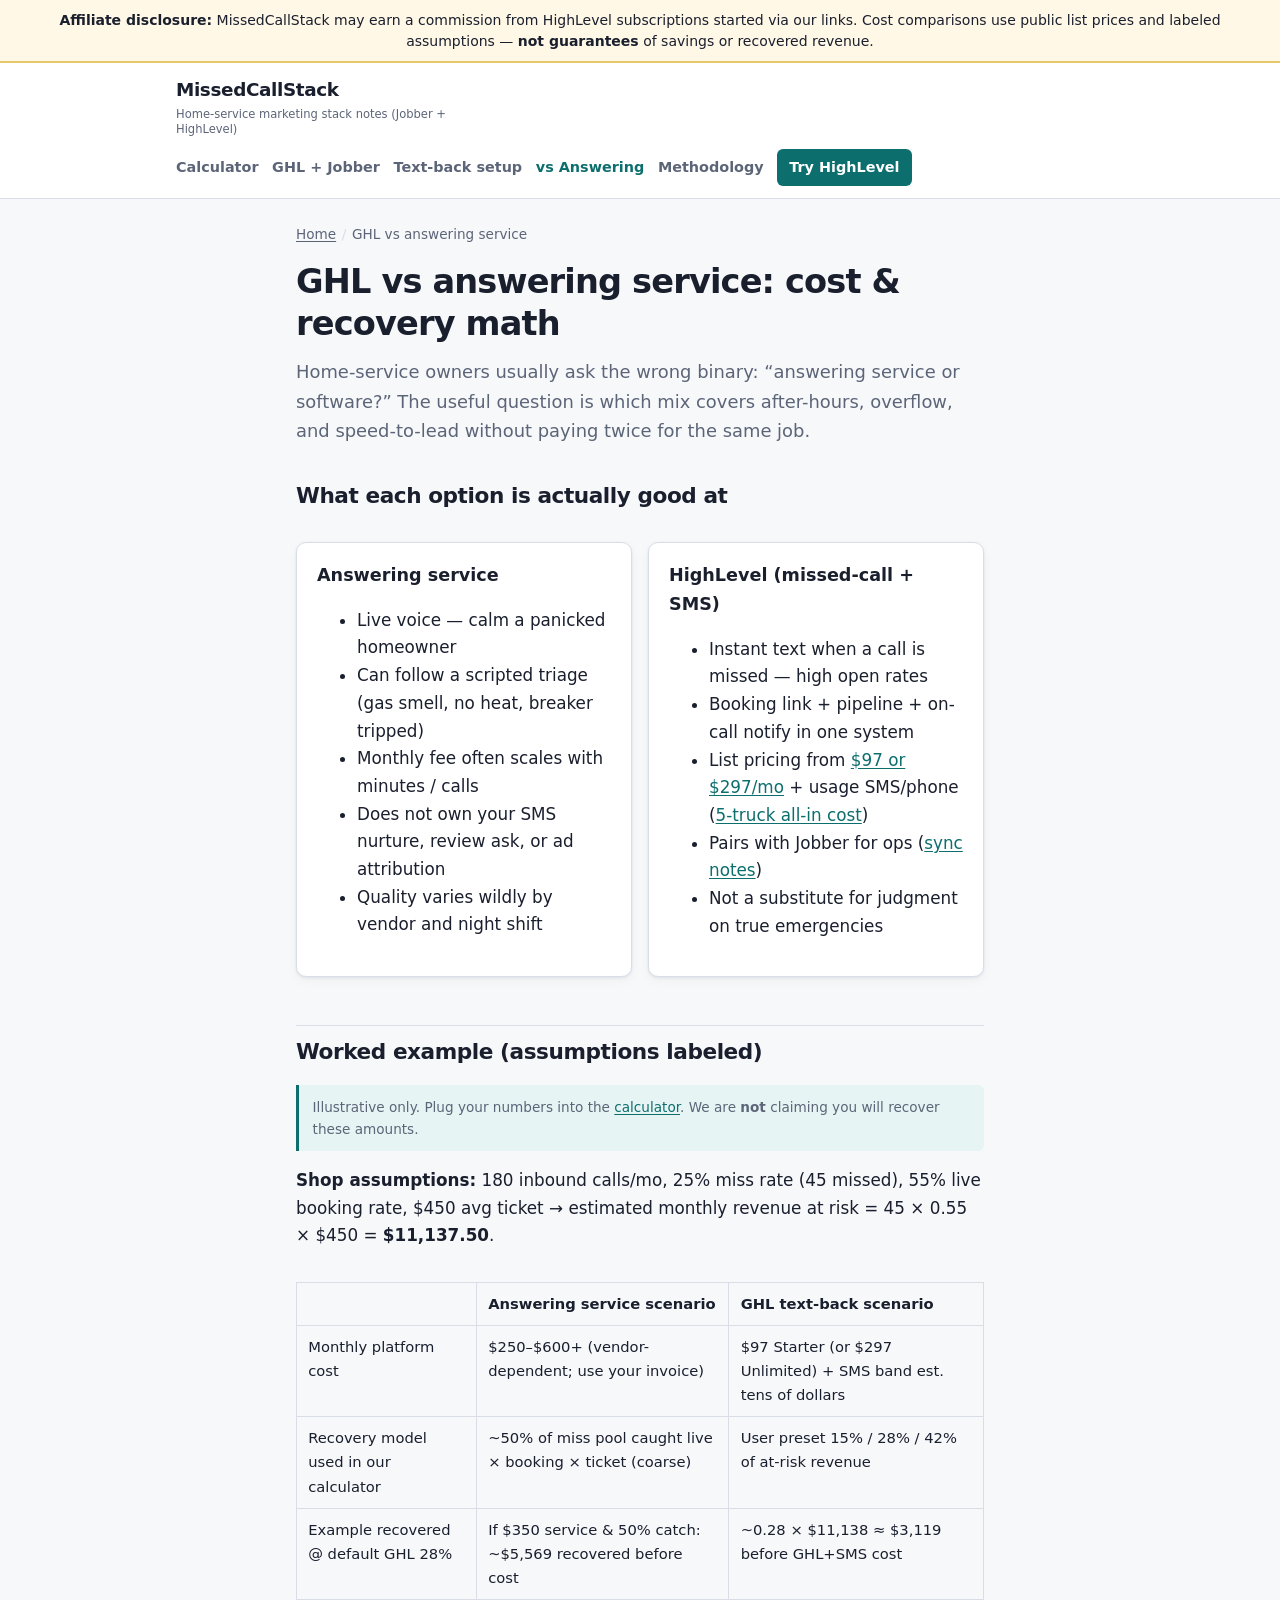
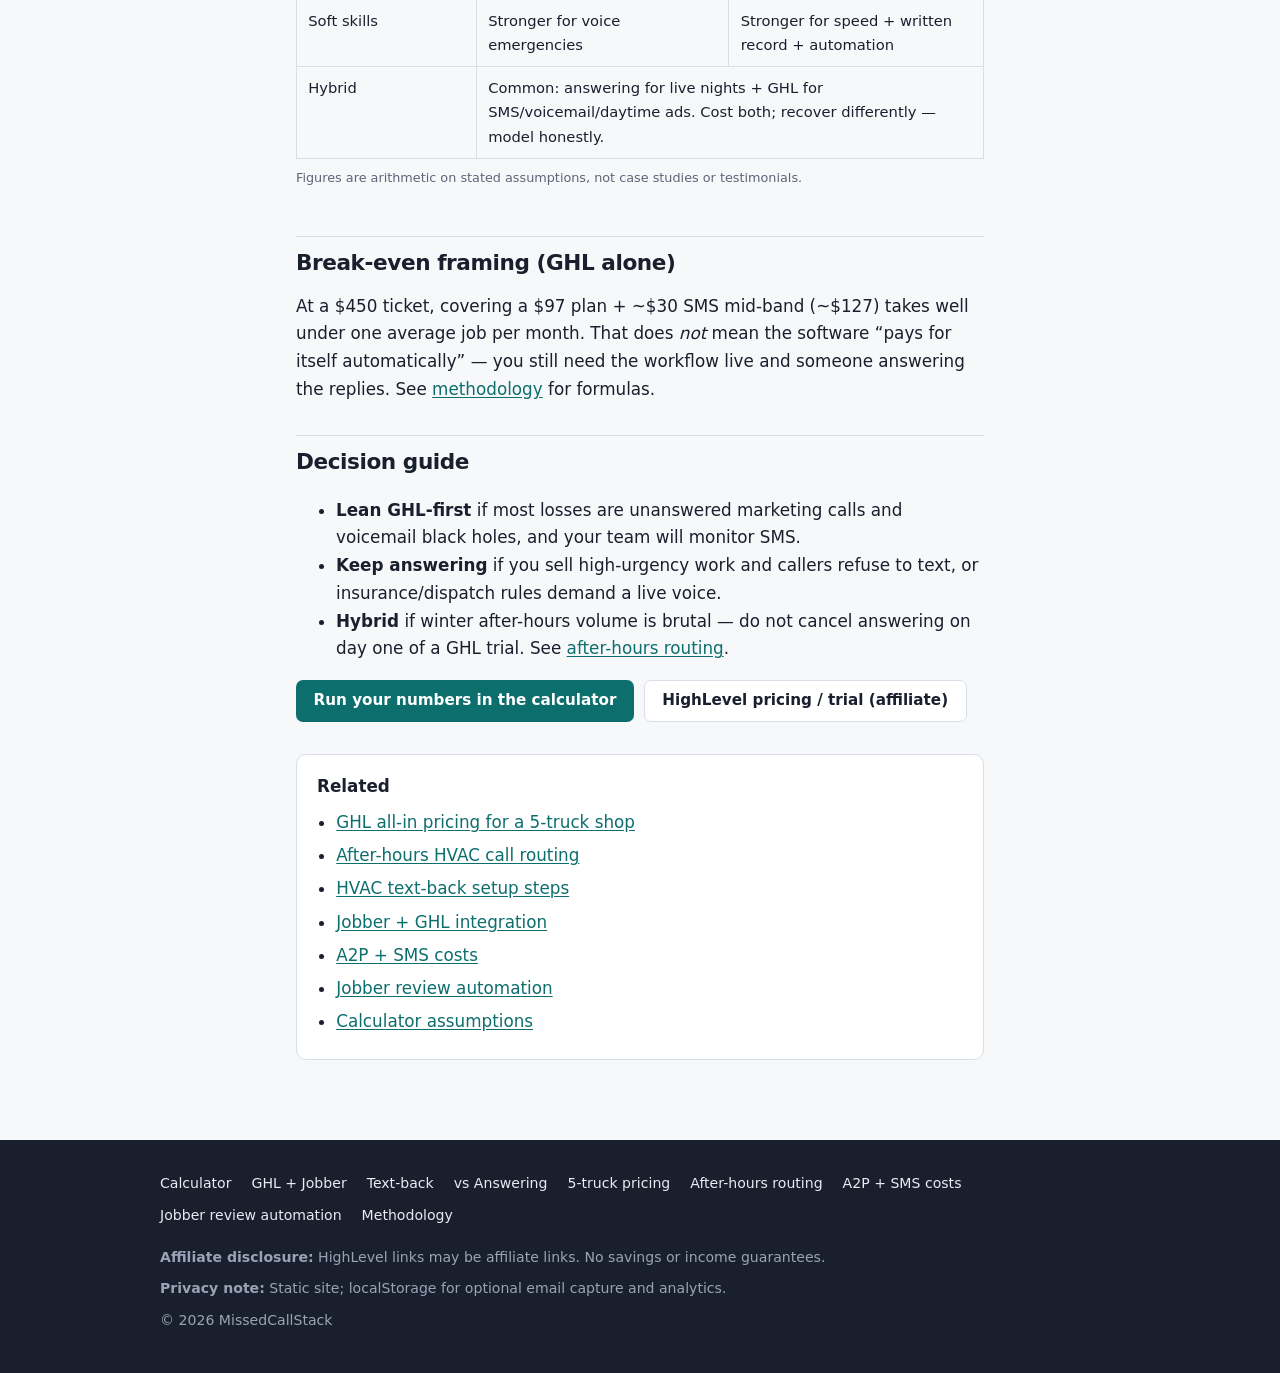
<file: ghl-vs-answering-service/index.html>
<!DOCTYPE html>
<html lang="en">
<head>
  <meta charset="utf-8">
  <meta name="viewport" content="width=device-width, initial-scale=1">
  <title>HighLevel vs Answering Service for Home-Service Shops | MissedCallStack</title>
  <meta name="description" content="Cost and recovery math comparing GoHighLevel missed-call text-back vs traditional answering services for HVAC, plumbing, and electrical — assumptions labeled, no guarantees.">
  <link rel="canonical" href="https://dakblizz.github.io/MissedCallStack/ghl-vs-answering-service/">
  <meta name="robots" content="index,follow">
  <link rel="stylesheet" href="../css/styles.css">
  <script type="application/ld+json">
  {
    "@context": "https://schema.org",
    "@type": "FAQPage",
    "mainEntity": [
      {
        "@type": "Question",
        "name": "Is HighLevel cheaper than an answering service?",
        "acceptedAnswer": {
          "@type": "Answer",
          "text": "Often the subscription ($97 or $297/mo list) plus SMS usage is lower than a full answering service for small shops, but live agents can catch nuance that SMS misses. Compare using your real minutes and miss rate — calculator outputs are estimates only."
        }
      },
      {
        "@type": "Question",
        "name": "Can I use both HighLevel and an answering service?",
        "acceptedAnswer": {
          "@type": "Answer",
          "text": "Yes. Many shops use answering for live emergency triage and HighLevel for SMS follow-up, voicemail drops, and daytime marketing automation."
        }
      }
    ]
  }
  </script>
</head>
<body>
  <a class="skip-link" href="#main">Skip to content</a>
  <aside class="ftc-disclosure" role="note">
    <strong>Affiliate disclosure:</strong> MissedCallStack may earn a commission from HighLevel subscriptions started via our links. Cost comparisons use public list prices and labeled assumptions — <strong>not guarantees</strong> of savings or recovered revenue.
  </aside>
  <header class="site-header">
    <div class="header-inner">
      <a class="brand" href="../">
        <span class="brand-name">MissedCallStack</span>
        <span class="brand-tag">Home-service marketing stack notes (Jobber + HighLevel)</span>
      </a>
      <button type="button" class="nav-toggle" id="nav-toggle" aria-expanded="false" aria-controls="site-nav">Menu</button>
      <nav class="nav" id="site-nav" aria-label="Primary">
        <a href="../">Calculator</a>
        <a href="../ghl-jobber-stack/">GHL + Jobber</a>
        <a href="../missed-call-text-back/">Text-back setup</a>
        <a href="../ghl-vs-answering-service/" aria-current="page">vs Answering</a>
        <a href="../methodology/">Methodology</a>
        <a class="nav-cta" data-affiliate="header" href="https://www.gohighlevel.com/">Try HighLevel</a>
      </nav>
    </div>
  </header>

  <main id="main">
    <nav class="breadcrumb" aria-label="Breadcrumb">
      <ol>
        <li><a href="../">Home</a></li>
        <li aria-current="page">GHL vs answering service</li>
      </ol>
    </nav>

    <h1>GHL vs answering service: cost &amp; recovery math</h1>
    <p class="lede">Home-service owners usually ask the wrong binary: “answering service or software?” The useful question is which mix covers after-hours, overflow, and speed-to-lead without paying twice for the same job.</p>

    <h2>What each option is actually good at</h2>
    <div class="grid-2">
      <div class="card">
        <h3>Answering service</h3>
        <ul>
          <li>Live voice — calm a panicked homeowner</li>
          <li>Can follow a scripted triage (gas smell, no heat, breaker tripped)</li>
          <li>Monthly fee often scales with minutes / calls</li>
          <li>Does not own your SMS nurture, review ask, or ad attribution</li>
          <li>Quality varies wildly by vendor and night shift</li>
        </ul>
      </div>
      <div class="card">
        <h3>HighLevel (missed-call + SMS)</h3>
        <ul>
          <li>Instant text when a call is missed — high open rates</li>
          <li>Booking link + pipeline + on-call notify in one system</li>
          <li>List pricing from <a href="https://www.gohighlevel.com/pricing/" rel="noopener noreferrer" target="_blank">$97 or $297/mo</a> + usage SMS/phone (<a href="../ghl-pricing-5-truck/">5-truck all-in cost</a>)</li>
          <li>Pairs with Jobber for ops (<a href="../ghl-jobber-stack/">sync notes</a>)</li>
          <li>Not a substitute for judgment on true emergencies</li>
        </ul>
      </div>
    </div>

    <h2>Worked example (assumptions labeled)</h2>
    <p class="estimate-note">Illustrative only. Plug your numbers into the <a href="../">calculator</a>. We are <strong>not</strong> claiming you will recover these amounts.</p>

    <p><strong>Shop assumptions:</strong> 180 inbound calls/mo, 25% miss rate (45 missed), 55% live booking rate, $450 avg ticket → estimated monthly revenue at risk = 45 × 0.55 × $450 = <strong>$11,137.50</strong>.</p>

    <div class="table-wrap"><table class="compare-table">
      <thead>
        <tr>
          <th></th>
          <th>Answering service scenario</th>
          <th>GHL text-back scenario</th>
        </tr>
      </thead>
      <tbody>
        <tr>
          <td>Monthly platform cost</td>
          <td>$250–$600+ (vendor-dependent; use your invoice)</td>
          <td>$97 Starter (or $297 Unlimited) + SMS band est. tens of dollars</td>
        </tr>
        <tr>
          <td>Recovery model used in our calculator</td>
          <td>~50% of miss pool caught live × booking × ticket (coarse)</td>
          <td>User preset 15% / 28% / 42% of at-risk revenue</td>
        </tr>
        <tr>
          <td>Example recovered @ default GHL 28%</td>
          <td>If $350 service &amp; 50% catch: ~$5,569 recovered before cost</td>
          <td>~0.28 × $11,138 ≈ $3,119 before GHL+SMS cost</td>
        </tr>
        <tr>
          <td>Soft skills</td>
          <td>Stronger for voice emergencies</td>
          <td>Stronger for speed + written record + automation</td>
        </tr>
        <tr>
          <td>Hybrid</td>
          <td colspan="2">Common: answering for live nights + GHL for SMS/voicemail/daytime ads. Cost both; recover differently — model honestly.</td>
        </tr>
      </tbody>
      <caption>Figures are arithmetic on stated assumptions, not case studies or testimonials.</caption>
    </table></div>

    <h2>Break-even framing (GHL alone)</h2>
    <p>At a $450 ticket, covering a $97 plan + ~$30 SMS mid-band (~$127) takes well under one average job per month. That does <em>not</em> mean the software “pays for itself automatically” — you still need the workflow live and someone answering the replies. See <a href="../methodology/">methodology</a> for formulas.</p>

    <h2>Decision guide</h2>
    <ul>
      <li><strong>Lean GHL-first</strong> if most losses are unanswered marketing calls and voicemail black holes, and your team will monitor SMS.</li>
      <li><strong>Keep answering</strong> if you sell high-urgency work and callers refuse to text, or insurance/dispatch rules demand a live voice.</li>
      <li><strong>Hybrid</strong> if winter after-hours volume is brutal — do not cancel answering on day one of a GHL trial. See <a href="../after-hours-hvac-routing/">after-hours routing</a>.</li>
    </ul>

    <div class="btn-row">
      <a class="btn" href="../">Run your numbers in the calculator</a>
      <a class="btn btn-secondary" data-affiliate="compare_page" href="https://www.gohighlevel.com/">HighLevel pricing / trial (affiliate)</a>
    </div>

    <aside class="related">
      <strong>Related</strong>
      <ul>
        <li><a href="../ghl-pricing-5-truck/">GHL all-in pricing for a 5-truck shop</a></li>
        <li><a href="../after-hours-hvac-routing/">After-hours HVAC call routing</a></li>
        <li><a href="../missed-call-text-back/">HVAC text-back setup steps</a></li>
        <li><a href="../ghl-jobber-stack/">Jobber + GHL integration</a></li>
        <li><a href="../ghl-sms-a2p-costs/">A2P + SMS costs</a></li>
        <li><a href="../jobber-review-automation/">Jobber review automation</a></li>
        <li><a href="../methodology/">Calculator assumptions</a></li>
      </ul>
    </aside>
  </main>

  <footer class="site-footer">
    <div class="footer-inner">
      <nav class="footer-nav" aria-label="Footer">
        <a href="../">Calculator</a>
        <a href="../ghl-jobber-stack/">GHL + Jobber</a>
        <a href="../missed-call-text-back/">Text-back</a>
        <a href="../ghl-vs-answering-service/">vs Answering</a>
        <a href="../ghl-pricing-5-truck/">5-truck pricing</a>
        <a href="../after-hours-hvac-routing/">After-hours routing</a>
        <a href="../ghl-sms-a2p-costs/">A2P + SMS costs</a>
        <a href="../jobber-review-automation/">Jobber review automation</a>
        <a href="../methodology/">Methodology</a>
      </nav>
      <div class="footer-disclosures">
        <p><strong>Affiliate disclosure:</strong> HighLevel links may be affiliate links. No savings or income guarantees.</p>
        <p><strong>Privacy note:</strong> Static site; localStorage for optional email capture and analytics.</p>
        <p>© <span data-year>2026</span> MissedCallStack</p>
      </div>
    </div>
  </footer>
  <script src="../js/config.js"></script>
  <script src="../js/analytics.js"></script>
  <script src="../js/site.js"></script>
</body>
</html>
</file>
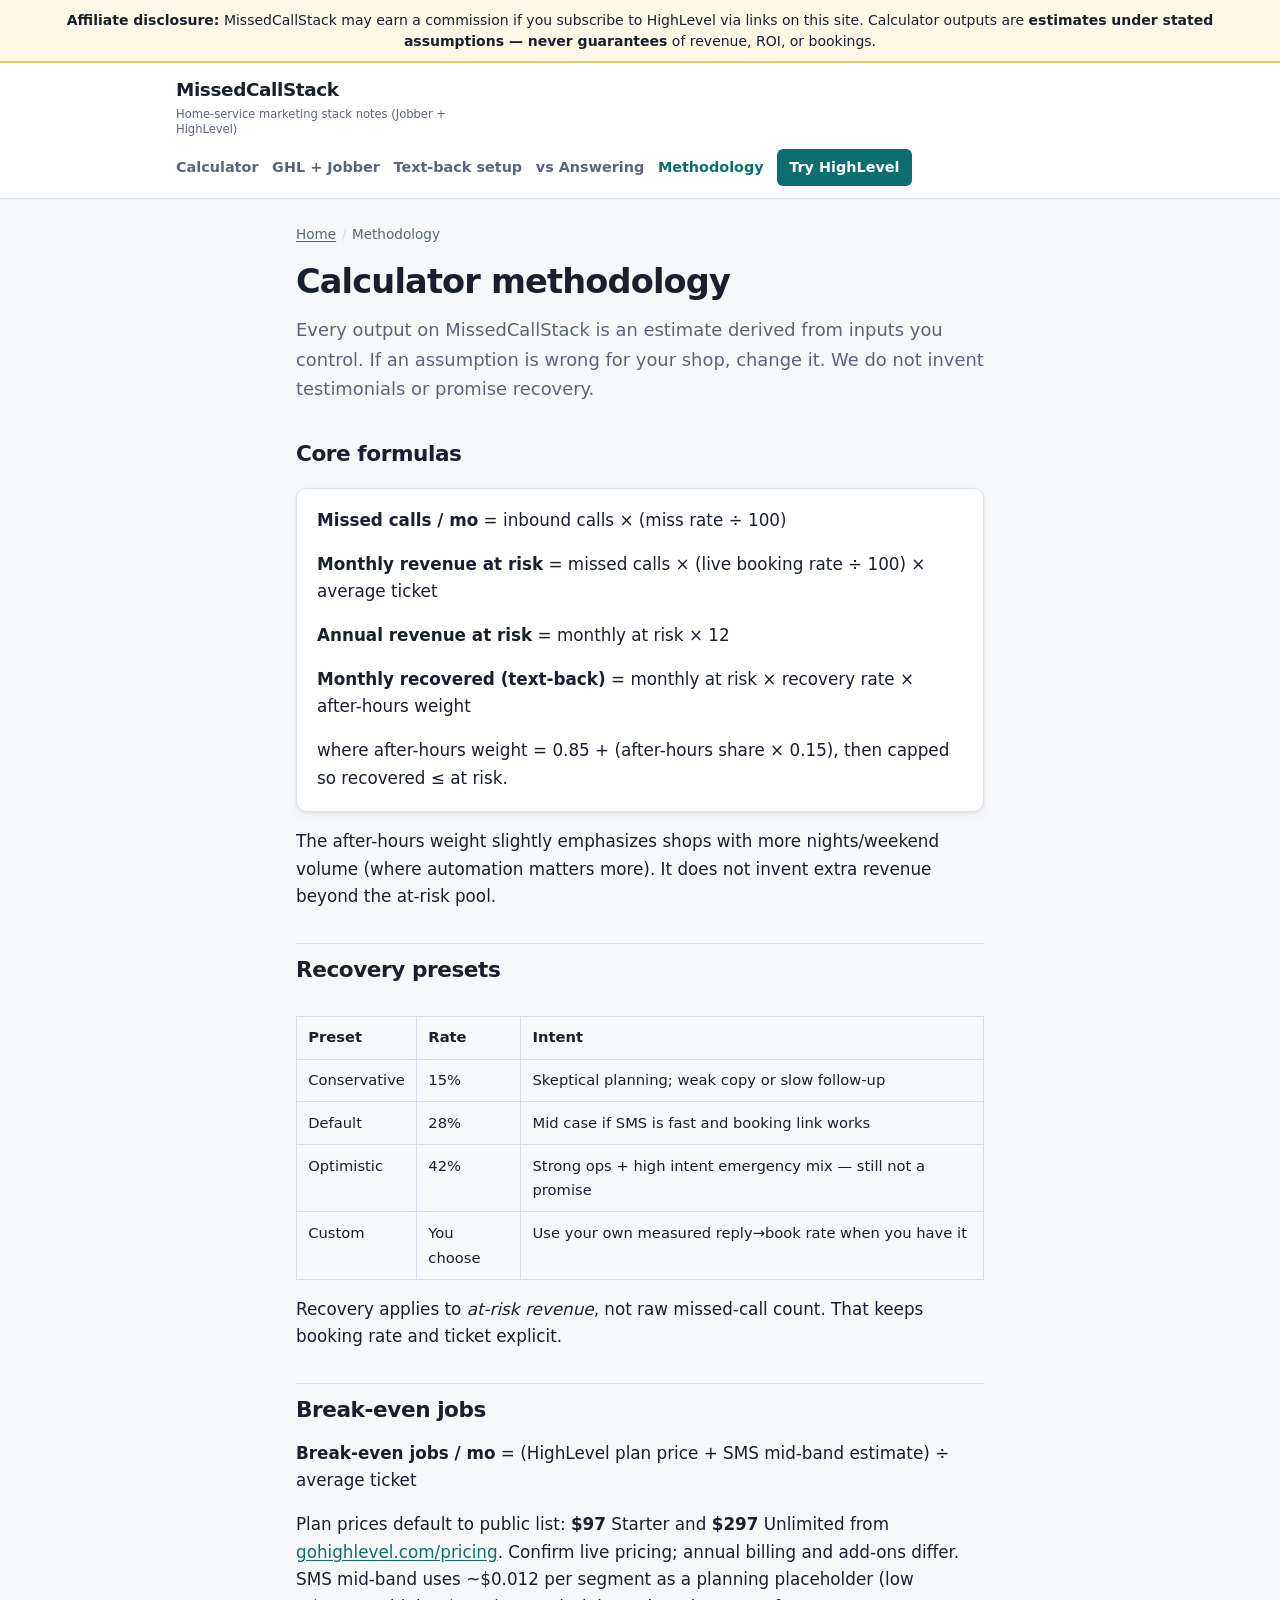
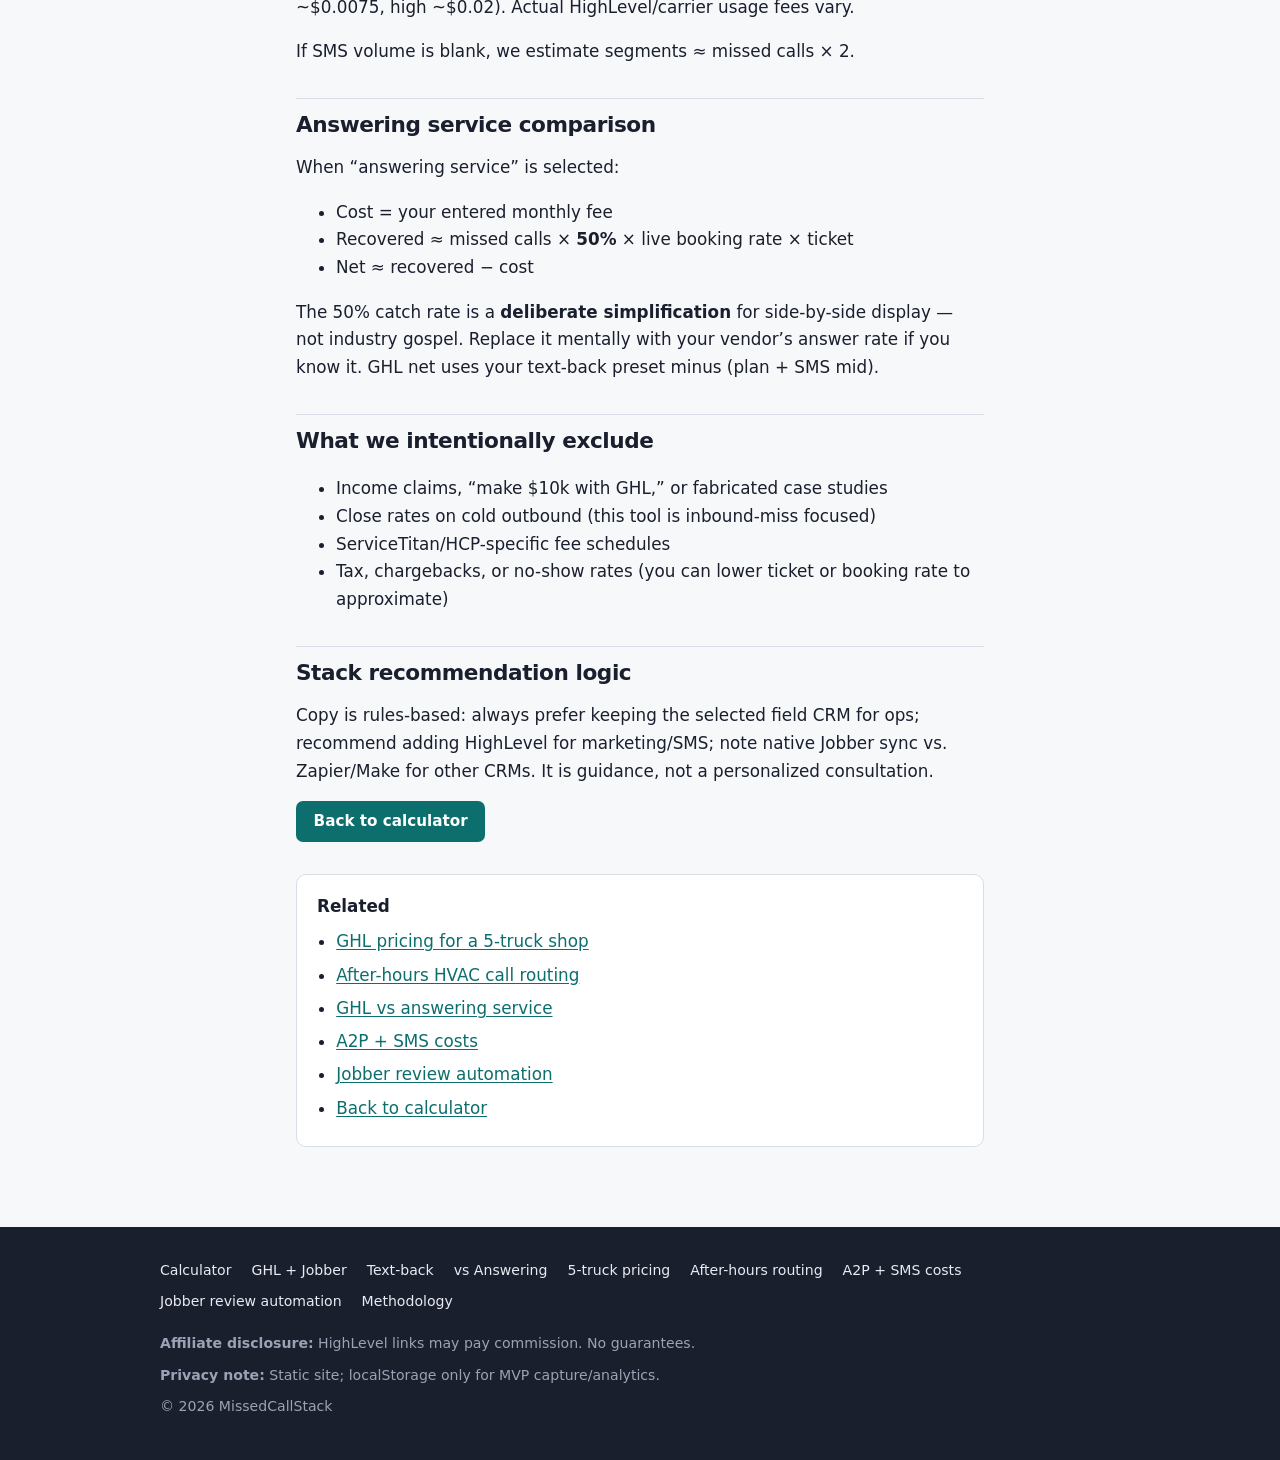
<file: methodology/index.html>
<!DOCTYPE html>
<html lang="en">
<head>
  <meta charset="utf-8">
  <meta name="viewport" content="width=device-width, initial-scale=1">
  <title>Calculator Methodology &amp; Assumptions | MissedCallStack</title>
  <meta name="description" content="Transparent formulas and assumptions for the MissedCallStack missed-call revenue calculator. Estimates only — not guarantees.">
  <link rel="canonical" href="https://dakblizz.github.io/MissedCallStack/methodology/">
  <meta name="robots" content="index,follow">
  <link rel="stylesheet" href="../css/styles.css">
</head>
<body>
  <a class="skip-link" href="#main">Skip to content</a>
  <aside class="ftc-disclosure" role="note">
    <strong>Affiliate disclosure:</strong> MissedCallStack may earn a commission if you subscribe to HighLevel via links on this site. Calculator outputs are <strong>estimates under stated assumptions — never guarantees</strong> of revenue, ROI, or bookings.
  </aside>
  <header class="site-header">
    <div class="header-inner">
      <a class="brand" href="../">
        <span class="brand-name">MissedCallStack</span>
        <span class="brand-tag">Home-service marketing stack notes (Jobber + HighLevel)</span>
      </a>
      <button type="button" class="nav-toggle" id="nav-toggle" aria-expanded="false" aria-controls="site-nav">Menu</button>
      <nav class="nav" id="site-nav" aria-label="Primary">
        <a href="../">Calculator</a>
        <a href="../ghl-jobber-stack/">GHL + Jobber</a>
        <a href="../missed-call-text-back/">Text-back setup</a>
        <a href="../ghl-vs-answering-service/">vs Answering</a>
        <a href="../methodology/" aria-current="page">Methodology</a>
        <a class="nav-cta" data-affiliate="header" href="https://www.gohighlevel.com/">Try HighLevel</a>
      </nav>
    </div>
  </header>

  <main id="main">
    <nav class="breadcrumb" aria-label="Breadcrumb">
      <ol>
        <li><a href="../">Home</a></li>
        <li aria-current="page">Methodology</li>
      </ol>
    </nav>

    <h1>Calculator methodology</h1>
    <p class="lede">Every output on MissedCallStack is an estimate derived from inputs you control. If an assumption is wrong for your shop, change it. We do not invent testimonials or promise recovery.</p>

    <h2>Core formulas</h2>
    <div class="card">
      <p><strong>Missed calls / mo</strong> = inbound calls × (miss rate ÷ 100)</p>
      <p><strong>Monthly revenue at risk</strong> = missed calls × (live booking rate ÷ 100) × average ticket</p>
      <p><strong>Annual revenue at risk</strong> = monthly at risk × 12</p>
      <p><strong>Monthly recovered (text-back)</strong> = monthly at risk × recovery rate × after-hours weight</p>
      <p style="margin-bottom:0">where after-hours weight = 0.85 + (after-hours share × 0.15), then capped so recovered ≤ at risk.</p>
    </div>
    <p>The after-hours weight slightly emphasizes shops with more nights/weekend volume (where automation matters more). It does not invent extra revenue beyond the at-risk pool.</p>

    <h2>Recovery presets</h2>
    <div class="table-wrap"><table class="compare-table">
      <thead>
        <tr><th>Preset</th><th>Rate</th><th>Intent</th></tr>
      </thead>
      <tbody>
        <tr><td>Conservative</td><td>15%</td><td>Skeptical planning; weak copy or slow follow-up</td></tr>
        <tr><td>Default</td><td>28%</td><td>Mid case if SMS is fast and booking link works</td></tr>
        <tr><td>Optimistic</td><td>42%</td><td>Strong ops + high intent emergency mix — still not a promise</td></tr>
        <tr><td>Custom</td><td>You choose</td><td>Use your own measured reply→book rate when you have it</td></tr>
      </tbody>
    </table></div>
    <p>Recovery applies to <em>at-risk revenue</em>, not raw missed-call count. That keeps booking rate and ticket explicit.</p>

    <h2>Break-even jobs</h2>
    <p><strong>Break-even jobs / mo</strong> = (HighLevel plan price + SMS mid-band estimate) ÷ average ticket</p>
    <p>Plan prices default to public list: <strong>$97</strong> Starter and <strong>$297</strong> Unlimited from <a href="https://www.gohighlevel.com/pricing/" rel="noopener noreferrer" target="_blank">gohighlevel.com/pricing</a>. Confirm live pricing; annual billing and add-ons differ. SMS mid-band uses ~$0.012 per segment as a planning placeholder (low ~$0.0075, high ~$0.02). Actual HighLevel/carrier usage fees vary.</p>
    <p>If SMS volume is blank, we estimate segments ≈ missed calls × 2.</p>

    <h2>Answering service comparison</h2>
    <p>When “answering service” is selected:</p>
    <ul>
      <li>Cost = your entered monthly fee</li>
      <li>Recovered ≈ missed calls × <strong>50%</strong> × live booking rate × ticket</li>
      <li>Net ≈ recovered − cost</li>
    </ul>
    <p>The 50% catch rate is a <strong>deliberate simplification</strong> for side-by-side display — not industry gospel. Replace it mentally with your vendor’s answer rate if you know it. GHL net uses your text-back preset minus (plan + SMS mid).</p>

    <h2>What we intentionally exclude</h2>
    <ul>
      <li>Income claims, “make $10k with GHL,” or fabricated case studies</li>
      <li>Close rates on cold outbound (this tool is inbound-miss focused)</li>
      <li>ServiceTitan/HCP-specific fee schedules</li>
      <li>Tax, chargebacks, or no-show rates (you can lower ticket or booking rate to approximate)</li>
    </ul>

    <h2>Stack recommendation logic</h2>
    <p>Copy is rules-based: always prefer keeping the selected field CRM for ops; recommend adding HighLevel for marketing/SMS; note native Jobber sync vs. Zapier/Make for other CRMs. It is guidance, not a personalized consultation.</p>

    <p><a class="btn" href="../">Back to calculator</a></p>

    <aside class="related">
      <strong>Related</strong>
      <ul>
        <li><a href="../ghl-pricing-5-truck/">GHL pricing for a 5-truck shop</a></li>
        <li><a href="../after-hours-hvac-routing/">After-hours HVAC call routing</a></li>
        <li><a href="../ghl-vs-answering-service/">GHL vs answering service</a></li>
        <li><a href="../ghl-sms-a2p-costs/">A2P + SMS costs</a></li>
        <li><a href="../jobber-review-automation/">Jobber review automation</a></li>
        <li><a href="../">Back to calculator</a></li>
      </ul>
    </aside>
  </main>

  <footer class="site-footer">
    <div class="footer-inner">
      <nav class="footer-nav" aria-label="Footer">
        <a href="../">Calculator</a>
        <a href="../ghl-jobber-stack/">GHL + Jobber</a>
        <a href="../missed-call-text-back/">Text-back</a>
        <a href="../ghl-vs-answering-service/">vs Answering</a>
        <a href="../ghl-pricing-5-truck/">5-truck pricing</a>
        <a href="../after-hours-hvac-routing/">After-hours routing</a>
        <a href="../ghl-sms-a2p-costs/">A2P + SMS costs</a>
        <a href="../jobber-review-automation/">Jobber review automation</a>
        <a href="../methodology/">Methodology</a>
      </nav>
      <div class="footer-disclosures">
        <p><strong>Affiliate disclosure:</strong> HighLevel links may pay commission. No guarantees.</p>
        <p><strong>Privacy note:</strong> Static site; localStorage only for MVP capture/analytics.</p>
        <p>© <span data-year>2026</span> MissedCallStack</p>
      </div>
    </div>
  </footer>
  <script src="../js/config.js"></script>
  <script src="../js/analytics.js"></script>
  <script src="../js/site.js"></script>
</body>
</html>
</file>
<file: css/styles.css>
/* MissedCallStack — mobile-first, accessible, fast */
:root {
  --bg: #f7f8fa;
  --surface: #ffffff;
  --ink: #1a1f2e;
  --muted: #5c6578;
  --border: #d8dde8;
  --accent: #0d6e6e;
  --accent-hover: #0a5555;
  --accent-soft: #e6f4f4;
  --warn-bg: #fff8e6;
  --warn-border: #e6c86a;
  --ok: #1b7a4e;
  --ok-bg: #e8f6ee;
  --danger: #9b2c2c;
  --radius: 10px;
  --shadow: 0 1px 3px rgba(26, 31, 46, 0.08), 0 4px 12px rgba(26, 31, 46, 0.04);
  --font: system-ui, -apple-system, 'Segoe UI', Roboto, 'Helvetica Neue', Arial, sans-serif;
  --mono: ui-monospace, 'Cascadia Code', 'SF Mono', Menlo, Consolas, monospace;
  --max: 720px;
  --wide: 960px;
}

*, *::before, *::after { box-sizing: border-box; }
html { scroll-behavior: smooth; }
body {
  margin: 0;
  overflow-x: clip;
  font-family: var(--font);
  font-size: 1.05rem;
  line-height: 1.65;
  color: var(--ink);
  background: var(--bg);
  -webkit-font-smoothing: antialiased;
}
img { max-width: 100%; height: auto; }
a { color: var(--accent); text-underline-offset: 2px; }
a:hover { color: var(--accent-hover); }
a:focus-visible, button:focus-visible, input:focus-visible, select:focus-visible, textarea:focus-visible {
  outline: 3px solid var(--accent);
  outline-offset: 2px;
}

.skip-link {
  position: absolute;
  left: -9999px;
  top: 0;
  background: var(--accent);
  color: #fff;
  padding: 0.5rem 1rem;
  z-index: 100;
}
.skip-link:focus { left: 0; }

/* FTC disclosure — above the fold */
.ftc-disclosure {
  background: var(--warn-bg);
  border-bottom: 2px solid var(--warn-border);
  padding: 0.65rem 1rem;
  font-size: 0.875rem;
  line-height: 1.45;
  color: var(--ink);
  text-align: center;
}
.ftc-disclosure strong { font-weight: 700; }

.site-header {
  background: var(--surface);
  border-bottom: 1px solid var(--border);
  position: sticky;
  top: 0;
  z-index: 50;
}
.header-inner {
  max-width: var(--wide);
  margin: 0 auto;
  padding: 0.75rem 1rem;
  display: flex;
  flex-wrap: wrap;
  align-items: center;
  justify-content: space-between;
  gap: 0.75rem;
}
.brand {
  text-decoration: none;
  color: var(--ink);
  display: flex;
  flex-direction: column;
  gap: 0.1rem;
}
.brand-name {
  font-weight: 750;
  font-size: 1.15rem;
  letter-spacing: -0.02em;
}
.brand-tag {
  font-size: 0.72rem;
  color: var(--muted);
  font-weight: 500;
  max-width: 280px;
  line-height: 1.3;
}
.nav {
  display: flex;
  flex-wrap: wrap;
  gap: 0.35rem 0.85rem;
  align-items: center;
}
.nav a {
  text-decoration: none;
  color: var(--muted);
  font-size: 0.9rem;
  font-weight: 600;
}
.nav a:hover, .nav a[aria-current="page"] { color: var(--accent); }
.nav-cta {
  background: var(--accent);
  color: #fff !important;
  padding: 0.4rem 0.75rem;
  border-radius: 6px;
}
.nav-cta:hover { background: var(--accent-hover); color: #fff !important; }

.nav-toggle {
  display: none;
  background: transparent;
  border: 1px solid var(--border);
  border-radius: 6px;
  padding: 0.4rem 0.65rem;
  font-size: 0.85rem;
  font-weight: 600;
  cursor: pointer;
  color: var(--ink);
}

@media (max-width: 720px) {
  .nav-toggle { display: block; }
  .nav {
    display: none;
    width: 100%;
    flex-direction: column;
    align-items: flex-start;
    padding-top: 0.5rem;
  }
  .nav.is-open { display: flex; }
}

main {
  max-width: var(--max);
  margin: 0 auto;
  padding: 1.5rem 1rem 3rem;
}
main.wide { max-width: var(--wide); }

h1 {
  font-size: clamp(1.55rem, 4vw, 2.1rem);
  line-height: 1.25;
  letter-spacing: -0.025em;
  margin: 0 0 0.75rem;
}
h2 {
  font-size: 1.35rem;
  letter-spacing: -0.02em;
  margin: 2rem 0 0.75rem;
  padding-top: 0.5rem;
  border-top: 1px solid var(--border);
}
h2:first-of-type { border-top: none; padding-top: 0; }
h3 { font-size: 1.1rem; margin: 1.35rem 0 0.5rem; }
p { margin: 0 0 1rem; }
.lede { font-size: 1.12rem; color: var(--muted); margin-bottom: 1.25rem; }
.estimate-note {
  font-size: 0.85rem;
  color: var(--muted);
  background: var(--accent-soft);
  border-left: 3px solid var(--accent);
  padding: 0.65rem 0.85rem;
  margin: 1rem 0;
  border-radius: 0 6px 6px 0;
}

.card {
  background: var(--surface);
  border: 1px solid var(--border);
  border-radius: var(--radius);
  padding: 1.15rem 1.25rem;
  box-shadow: var(--shadow);
  margin: 1rem 0;
}
.card h3 { margin-top: 0; }
.grid-2 {
  display: grid;
  min-width: 0;
  gap: 1rem;
}
@media (min-width: 640px) {
  .grid-2 { grid-template-columns: 1fr 1fr; }
}
.grid-3 {
  display: grid;
  min-width: 0;
  gap: 1rem;
}
@media (min-width: 720px) {
  .grid-3 { grid-template-columns: 1fr 1fr 1fr; }
}

.btn {
  display: inline-flex;
  align-items: center;
  justify-content: center;
  gap: 0.4rem;
  background: var(--accent);
  color: #fff;
  border: none;
  border-radius: 7px;
  padding: 0.65rem 1.1rem;
  font-size: 0.95rem;
  font-weight: 650;
  cursor: pointer;
  text-decoration: none;
  font-family: inherit;
  line-height: 1.3;
}
.btn:hover { background: var(--accent-hover); color: #fff; }
.btn-secondary {
  background: var(--surface);
  color: var(--ink);
  border: 1px solid var(--border);
}
.btn-secondary:hover { background: var(--bg); color: var(--ink); }
.btn-block { width: 100%; }
.btn-row { display: flex; flex-wrap: wrap; gap: 0.6rem; margin: 1rem 0; }

/* Calculator form */
.calc-form label {
  display: block;
  font-weight: 650;
  font-size: 0.88rem;
  margin-bottom: 0.3rem;
}
.calc-form .field { margin-bottom: 1rem; }
.calc-form .hint {
  display: block;
  font-size: 0.78rem;
  font-weight: 400;
  color: var(--muted);
  margin-top: 0.2rem;
}
.calc-form input[type="number"],
.calc-form input[type="email"],
.calc-form input[type="text"],
.calc-form select {
  width: 100%;
  padding: 0.55rem 0.7rem;
  border: 1px solid var(--border);
  border-radius: 7px;
  font-size: 1rem;
  font-family: inherit;
  background: var(--surface);
  color: var(--ink);
}
.calc-form input:invalid:not(:placeholder-shown) { border-color: var(--danger); }
.fieldset {
  border: 1px solid var(--border);
  border-radius: var(--radius);
  padding: 1rem 1.1rem 0.4rem;
  margin: 0 0 1.25rem;
  background: var(--surface);
}
.fieldset legend {
  font-weight: 700;
  padding: 0 0.4rem;
  font-size: 0.95rem;
}

.results {
  display: none;
}
.results.is-visible { display: block; }
.results .stat-value {
  overflow-wrap: anywhere;
  word-break: break-word;
  max-width: 100%;
}
.table-wrap {
  width: 100%;
  max-width: 100%;
  overflow-x: auto;
  -webkit-overflow-scrolling: touch;
}
.compare-table {
  min-width: 280px;
}

.stat {
  text-align: center;
  padding: 1rem;
  min-width: 0;
}
.stat-value {
  font-size: 1.65rem;
  font-weight: 750;
  letter-spacing: -0.02em;
  color: var(--accent);
  font-variant-numeric: tabular-nums;
}
.stat-label {
  font-size: 0.8rem;
  color: var(--muted);
  margin-top: 0.25rem;
}
.recommend {
  background: var(--ok-bg);
  border: 1px solid #b8e0c8;
  border-radius: var(--radius);
  padding: 1.1rem 1.25rem;
  margin: 1.25rem 0;
}
.recommend h3 { margin-top: 0; color: var(--ok); }
.compare-table {
  width: 100%;
  border-collapse: collapse;
  font-size: 0.92rem;
  margin: 1rem 0;
}
.compare-table th, .compare-table td {
  border: 1px solid var(--border);
  padding: 0.55rem 0.7rem;
  text-align: left;
  vertical-align: top;
}
.compare-table th { background: var(--bg); font-weight: 650; }
.compare-table caption {
  caption-side: bottom;
  font-size: 0.8rem;
  color: var(--muted);
  text-align: left;
  padding-top: 0.5rem;
}

.email-capture {
  background: var(--surface);
  border: 2px solid var(--accent);
  border-radius: var(--radius);
  padding: 1.25rem;
  margin: 1.5rem 0;
}
.email-capture h3 { margin-top: 0; }
.form-error { color: var(--danger); font-size: 0.85rem; margin: 0.35rem 0 0; display: none; }
.form-error.is-visible { display: block; }
.form-success {
  display: none;
  background: var(--ok-bg);
  border: 1px solid #b8e0c8;
  border-radius: 7px;
  padding: 0.85rem;
  margin-top: 0.75rem;
  color: var(--ok);
  font-weight: 600;
}
.form-success.is-visible { display: block; }

.site-footer {
  background: var(--ink);
  color: #c5cad6;
  padding: 2rem 1rem;
  font-size: 0.88rem;
  margin-top: 2rem;
}
.footer-inner {
  max-width: var(--wide);
  margin: 0 auto;
}
.footer-nav {
  display: flex;
  flex-wrap: wrap;
  gap: 0.5rem 1.25rem;
  margin-bottom: 1.25rem;
}
.footer-nav a { color: #e8ebf2; text-decoration: none; }
.footer-nav a:hover { text-decoration: underline; }
.footer-disclosures p { margin: 0 0 0.65rem; color: #9aa3b5; line-height: 1.5; }
.footer-disclosures a { color: #b8d4d4; }

.breadcrumb {
  font-size: 0.85rem;
  color: var(--muted);
  margin-bottom: 1rem;
}
.breadcrumb a { color: var(--muted); }
.breadcrumb ol {
  list-style: none;
  padding: 0;
  margin: 0;
  display: flex;
  flex-wrap: wrap;
  gap: 0.35rem;
}
.breadcrumb li:not(:last-child)::after {
  content: '/';
  margin-left: 0.35rem;
  color: var(--border);
}

.steps { counter-reset: step; list-style: none; padding: 0; margin: 0 0 1.5rem; }
.steps li {
  counter-increment: step;
  position: relative;
  padding: 0 0 1.25rem 3rem;
  border-left: 2px solid var(--border);
  margin-left: 0.85rem;
}
.steps li:last-child { border-left-color: transparent; padding-bottom: 0; }
.steps li::before {
  content: counter(step);
  position: absolute;
  left: -1.1rem;
  top: 0;
  width: 2rem;
  height: 2rem;
  background: var(--accent);
  color: #fff;
  border-radius: 50%;
  display: flex;
  align-items: center;
  justify-content: center;
  font-weight: 700;
  font-size: 0.85rem;
}
.steps h3 { margin: 0 0 0.4rem; font-size: 1.05rem; }

.faq details {
  background: var(--surface);
  border: 1px solid var(--border);
  border-radius: 8px;
  padding: 0.75rem 1rem;
  margin-bottom: 0.6rem;
}
.faq summary {
  font-weight: 650;
  cursor: pointer;
}
.faq details[open] summary { margin-bottom: 0.5rem; }

.sync-yes { color: var(--ok); font-weight: 650; }
.sync-no { color: var(--danger); font-weight: 650; }

.related {
  background: var(--surface);
  border: 1px solid var(--border);
  border-radius: var(--radius);
  padding: 1.1rem 1.25rem;
  margin: 2rem 0 0;
}
.related ul { margin: 0.5rem 0 0; padding-left: 1.2rem; }
.related li { margin-bottom: 0.35rem; }

@media print {
  .ftc-disclosure, .site-header, .site-footer, .nav-toggle, .email-capture, .btn-row .btn-secondary:last-child { display: none !important; }
  body { background: #fff; }
  main { max-width: 100%; }
  .results { display: block !important; }
}
</file>
